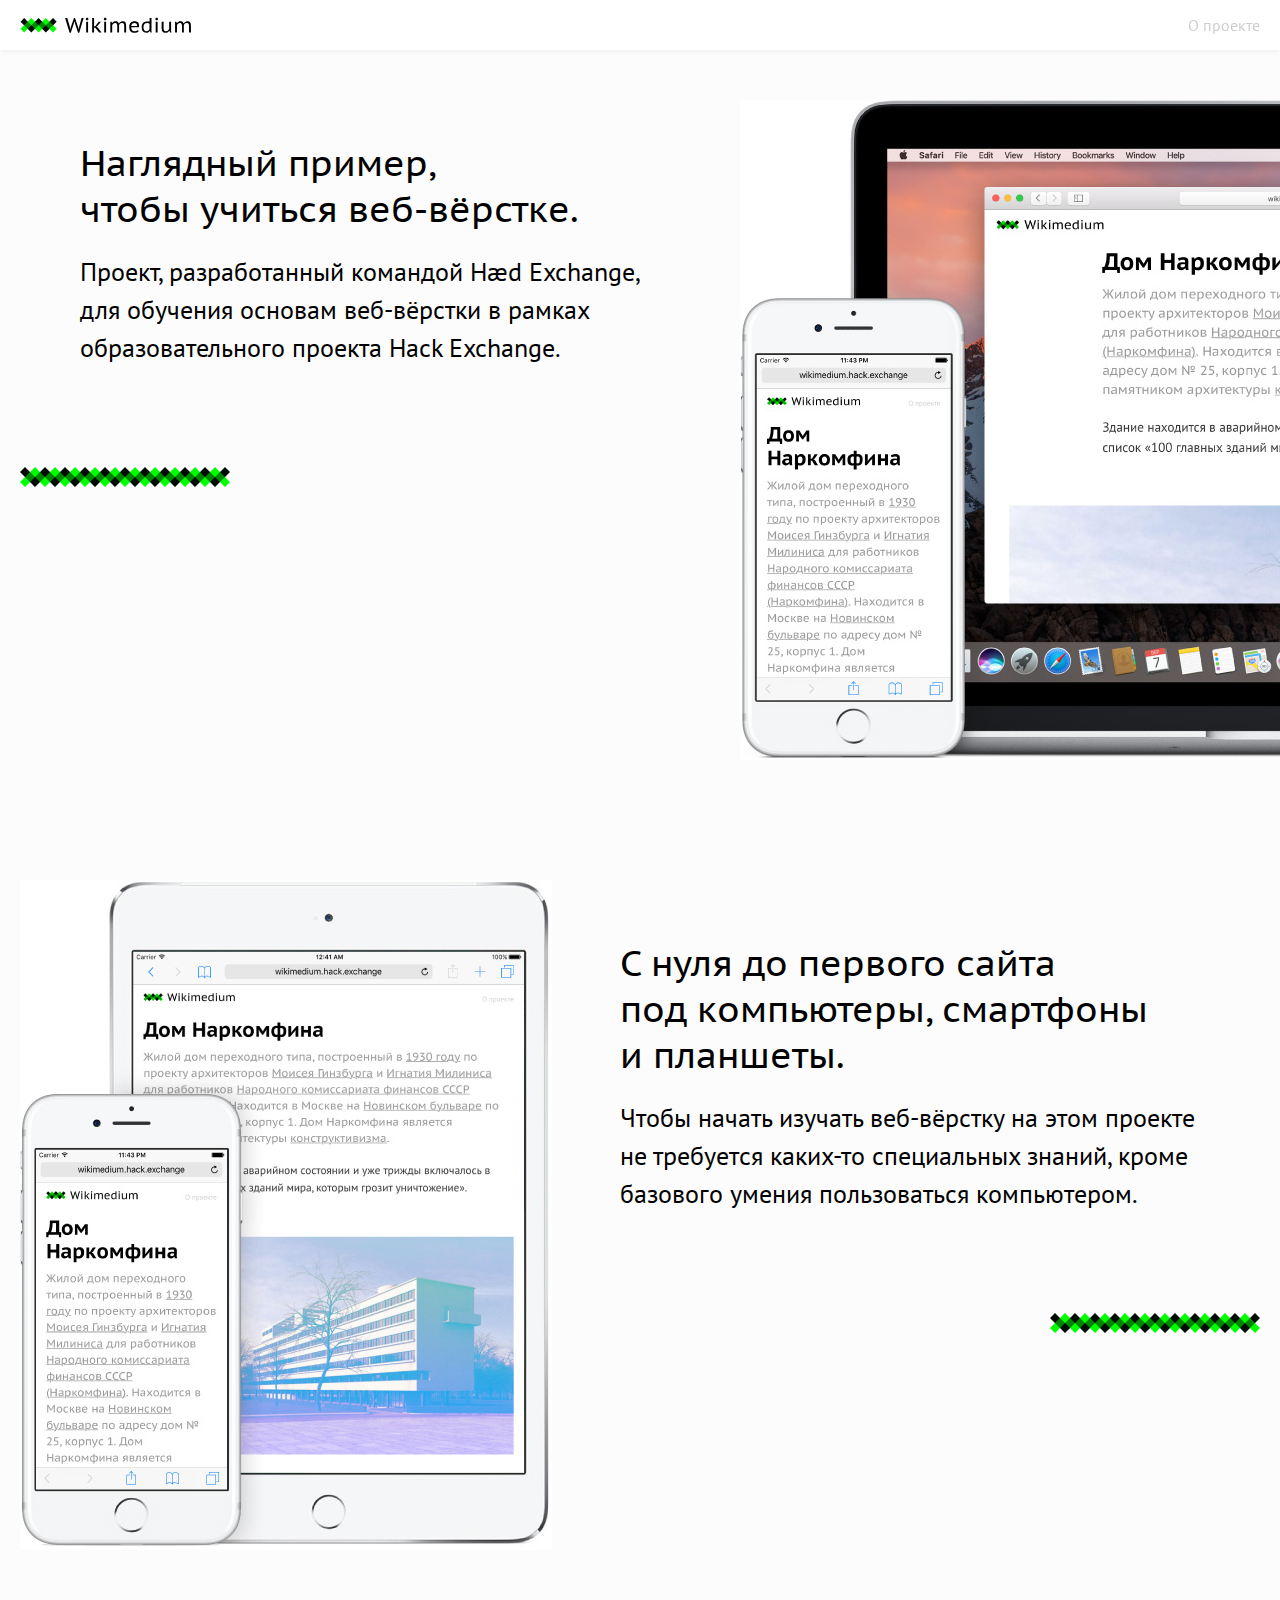
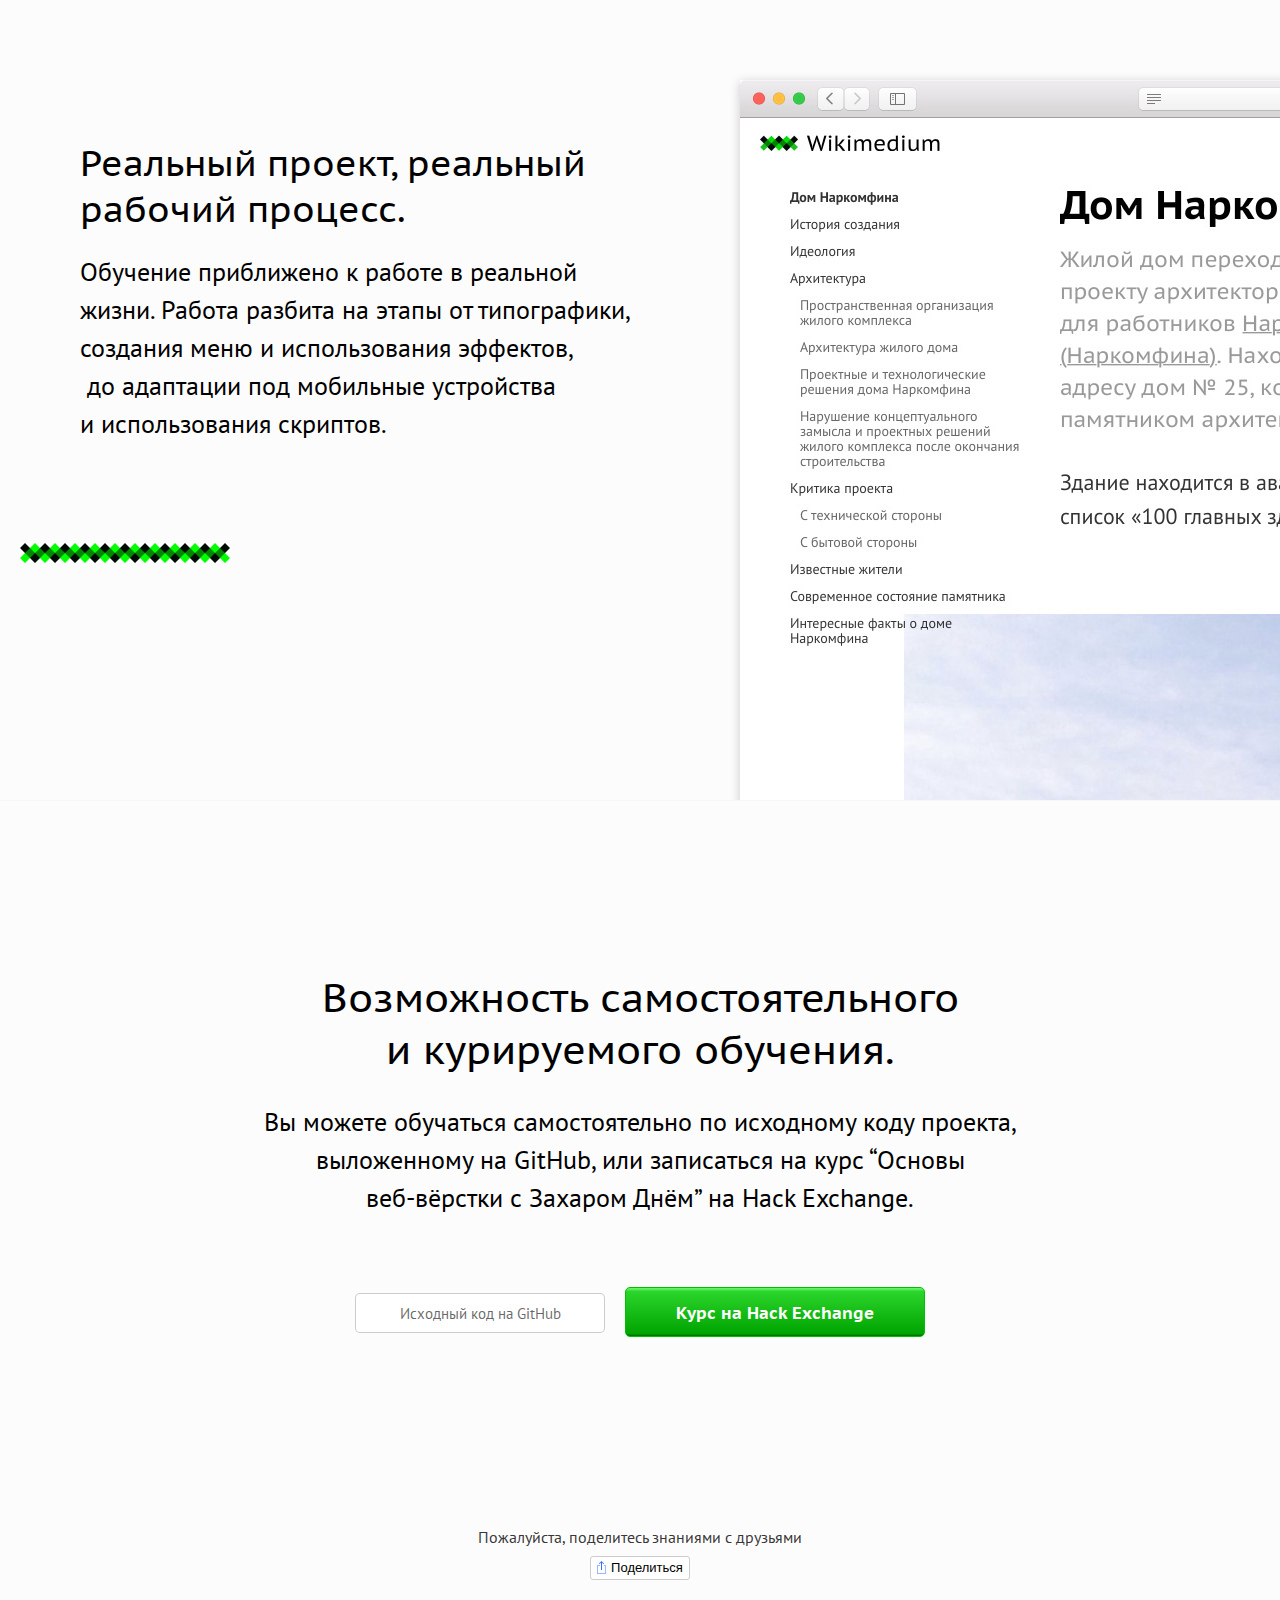
<file: index.html>
<!DOCTYPE html>
<html>
  <head>
    <meta charset="utf-8">
    <title>Wikimedium — проект для изучения основ веб-вёрстки</title>

    <meta name="description" content="Проект, разработанный командой Hæd Exchange, для обучения основам веб-вёрстки в рамках образовательного проекта Hack Exchange.">
    <meta name="keywords" content="hack, exchange, html, css, javascript">

    <meta property="og:type" content="website">
    <meta property="og:url" content="http://wikimedium.hack.exchange">
    <meta property="og:title" content="Wikimedium — проект для изучения основ веб-вёрстки">
    <meta property="og:description" content="Проект, разработанный командой Hæd Exchange, для обучения основам веб-вёрстки в рамках образовательного проекта Hack Exchange.">
    <meta property="og:image" content="http://wikimedium.hack.exchange/images/share.png">

    <link rel="icon" type="image/x-icon" href="favicon.ico">
    <link rel="icon" type="image/png" href="favicon.png">
    <link rel="stylesheet" href="stylesheets/style.css">
    <script src="javascripts/jquery.js" charset="utf-8"></script>
    <script src="javascripts/social-likes.min.js" charset="utf-8"></script>
  </head>
  <body class="landingPage">

    <section class="landingWrapper">
      <nav class="menubar">
        <a class="logo" href="posts.html"></a>
        <a class="about" href="index.html">О проекте</a>
      </nav>

      <section class="mainSection left">
        <section>
          <h2>
            Наглядный пример,<br>
            чтобы учиться веб-вёрстке.
          </h2>
          <p>
            Проект, разработанный командой Hæd Exchange,<br>
            для обучения основам веб-вёрстки в рамках<br>
            образовательного проекта Hack Exchange.
          </p>
          <figure class="pattern"></figure>
        </section>

        <figure class="mockup" id="mockup1"></figure>
      </section>

      <section class="mainSection right">
        <section>
          <h2>
            С нуля до первого сайта<br>
            под компьютеры, смартфоны<br>
            и планшеты.
          </h2>
          <p>
            Чтобы начать изучать веб-вёрстку на этом проекте<br>
            не требуется каких-то специальных знаний, кроме<br>
            базового умения пользоваться компьютером.
          </p>
          <figure class="pattern"></figure>
        </section>

        <figure class="mockup" id="mockup2"></figure>
      </section>

      <section class="mainSection left">
        <section>
          <h2>
            Реальный проект, реальный<br>
            рабочий процесс.
          </h2>
          <p>
            Обучение приближено к работе в реальной<br>
            жизни. Работа разбита на этапы от типографики,<br>
            создания меню и использования эффектов,<br>
             до адаптации под мобильные устройства <br>
            и использования скриптов.
          </p>
          <figure class="pattern"></figure>
        </section>

        <figure class="mockup" id="mockup3"></figure>
      </section>

      <section class="mainSection center">
        <section>
          <h2>
            Возможность самостоятельного<br>
            и курируемого обучения.
          </h2>
          <p>
            Вы можете обучаться самостоятельно по исходному<br class="compact">
            коду проекта,<br class="full">
            выложенному на GitHub, или записаться<br class="compact">
            на курс “Основы<br class="full">
            веб-вёрстки с Захаром Днём”<br class="compact">
            на Hack Exchange.
          </p>

          <nav>
            <a class="btn small white" href="#">Исходный код на GitHub</a>
            <a class="btn large green" href="#">Курс на Hack Exchange</a>
          </nav>
        </section>

        <footer class="share">
          <p>Пожалуйста, поделитесь знаниями с друзьями</p>

          <div class="social-likes social-likes_single" data-counters="no" data-url="http://wikimedium.hack.exchange" data-single-title="Поделиться">
            <div class="facebook" title="Поделиться ссылкой на Фейсбуке">Facebook</div>
            <div class="twitter" title="Поделиться ссылкой в Твиттере">Twitter</div>
            <div class="vkontakte" title="Поделиться ссылкой во Вконтакте">Вконтакте</div>
          </div>
        </footer>
      </section>

    </section>

  </body>
</html>
</file>
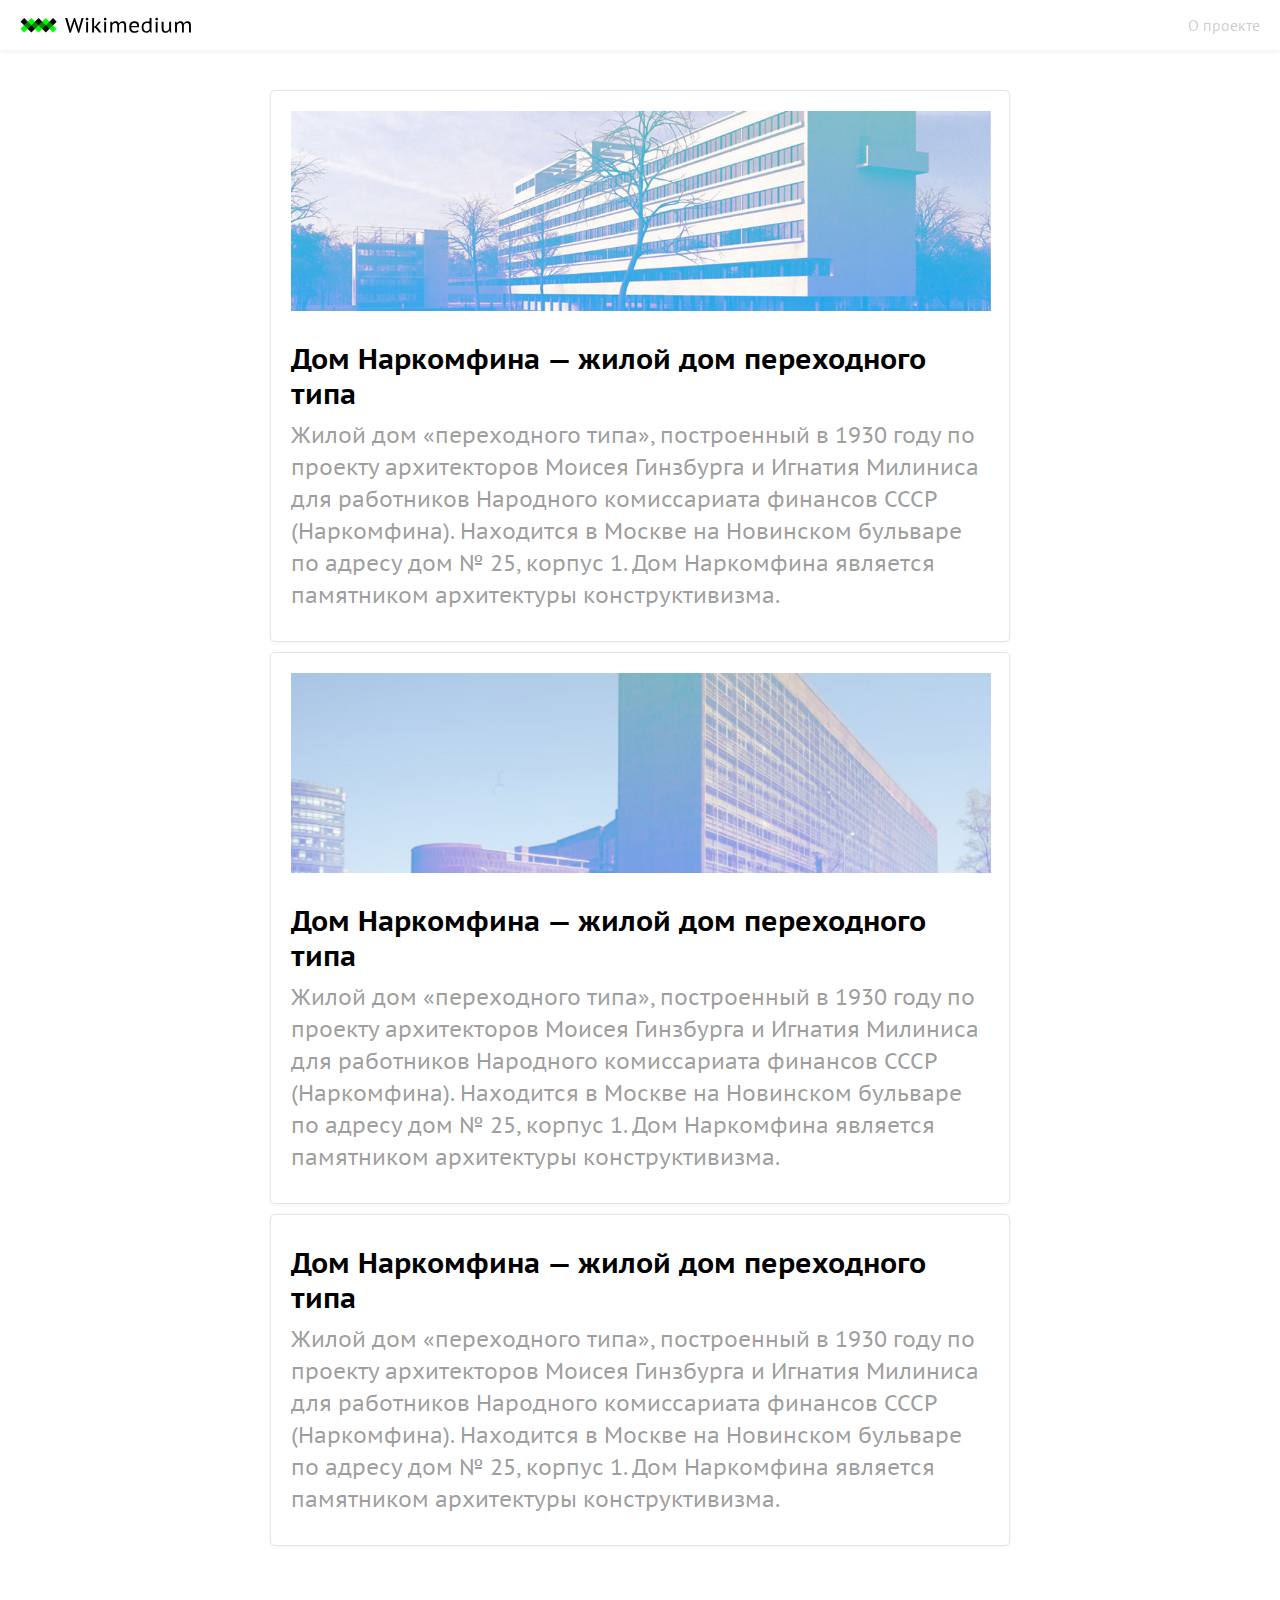
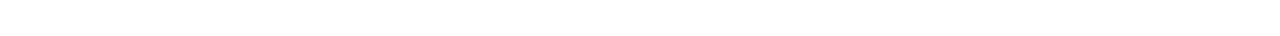
<file: posts.html>
<!DOCTYPE html>
<html>
  <head>
    <meta charset="utf-8">
    <title>Посты — Wikimedium</title>
    <link rel="icon" type="image/x-icon" href="favicon.ico">
    <link rel="icon" type="image/png" href="favicon.png">
    <link rel="stylesheet" href="stylesheets/style.css">
  </head>
  <body class="postsPage">

    <nav class="menubar">
      <a class="logo" href="posts.html"></a>
      <a class="about" href="index.html">О проекте</a>
    </nav>

    <section class="posts">

      <a href="posts/narkomfin.html">
        <figure style="background-image: url(images/posts/narkomfin.jpg)"></figure>
        <h2>Дом Наркомфина — жилой дом переходного типа</h2>
        <p>Жилой дом «переходного типа», построенный в 1930 году по проекту архитекторов Моисея Гинзбурга и Игнатия Милиниса для работников Народного комиссариата финансов СССР (Наркомфина). Находится в Москве на Новинском бульваре по адресу дом № 25, корпус 1. Дом Наркомфина является памятником архитектуры конструктивизма.</p>
      </a>

      <a href="posts/narkomfin.html">
        <figure style="background-image: url(images/posts/centrosouz.jpg)"></figure>
        <h2>Дом Наркомфина — жилой дом переходного типа</h2>
        <p>Жилой дом «переходного типа», построенный в 1930 году по проекту архитекторов Моисея Гинзбурга и Игнатия Милиниса для работников Народного комиссариата финансов СССР (Наркомфина). Находится в Москве на Новинском бульваре по адресу дом № 25, корпус 1. Дом Наркомфина является памятником архитектуры конструктивизма.</p>
      </a>

      <a href="posts/narkomfin.html">
        <h2>Дом Наркомфина — жилой дом переходного типа</h2>
        <p>Жилой дом «переходного типа», построенный в 1930 году по проекту архитекторов Моисея Гинзбурга и Игнатия Милиниса для работников Народного комиссариата финансов СССР (Наркомфина). Находится в Москве на Новинском бульваре по адресу дом № 25, корпус 1. Дом Наркомфина является памятником архитектуры конструктивизма.</p>
      </a>

    </section>

  </body>
</html>
</file>
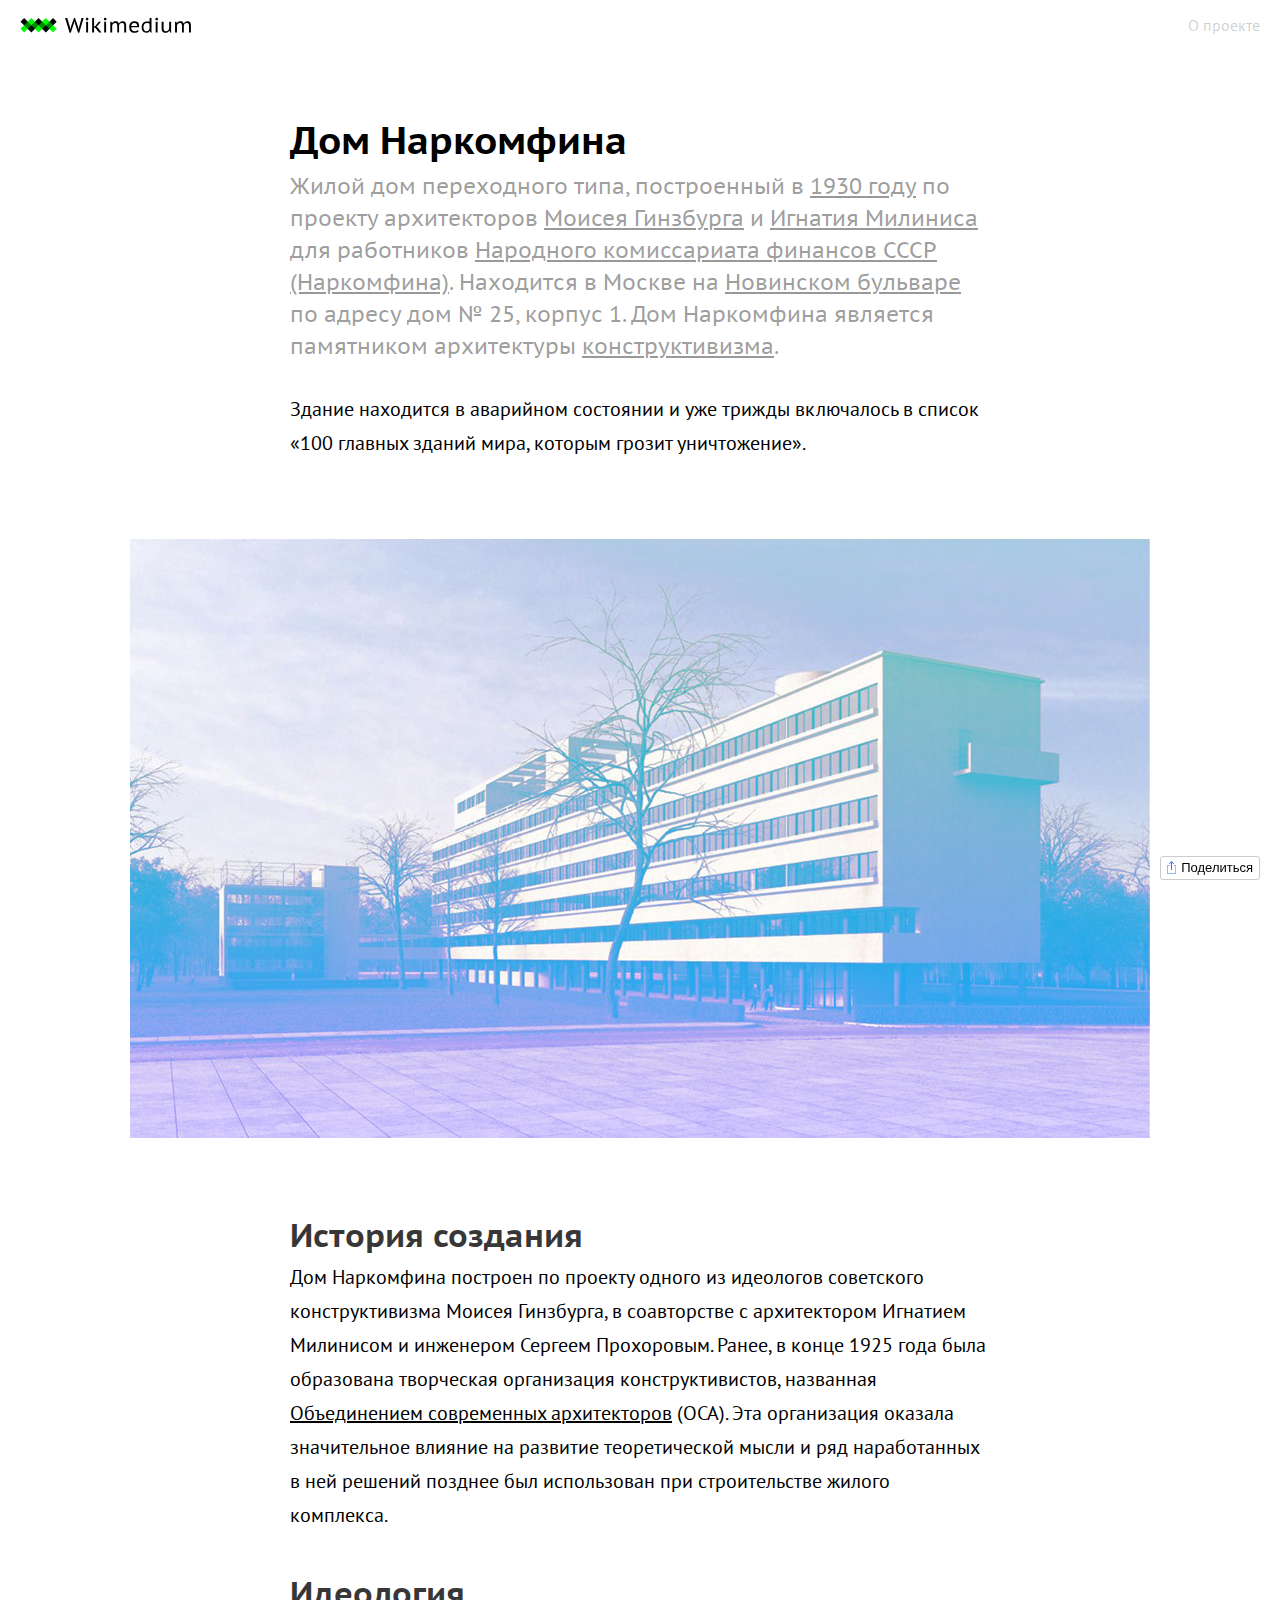
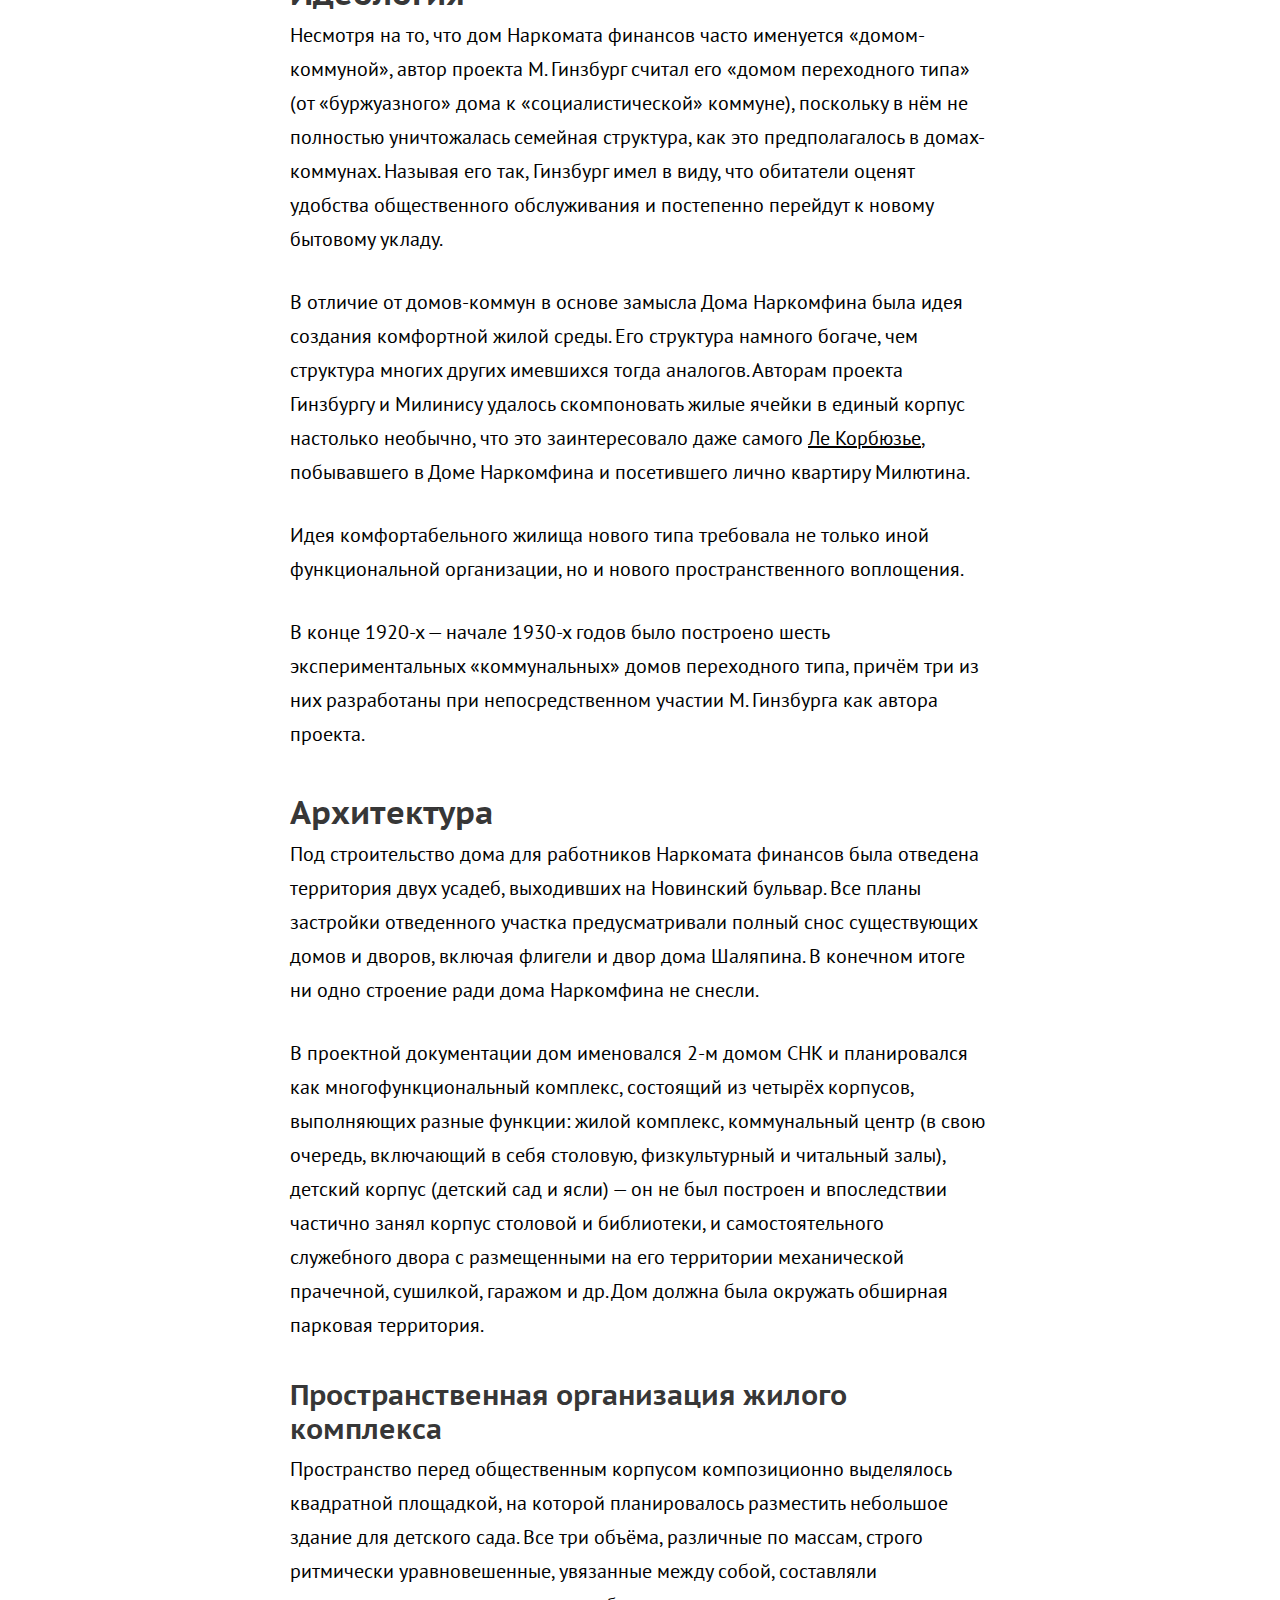
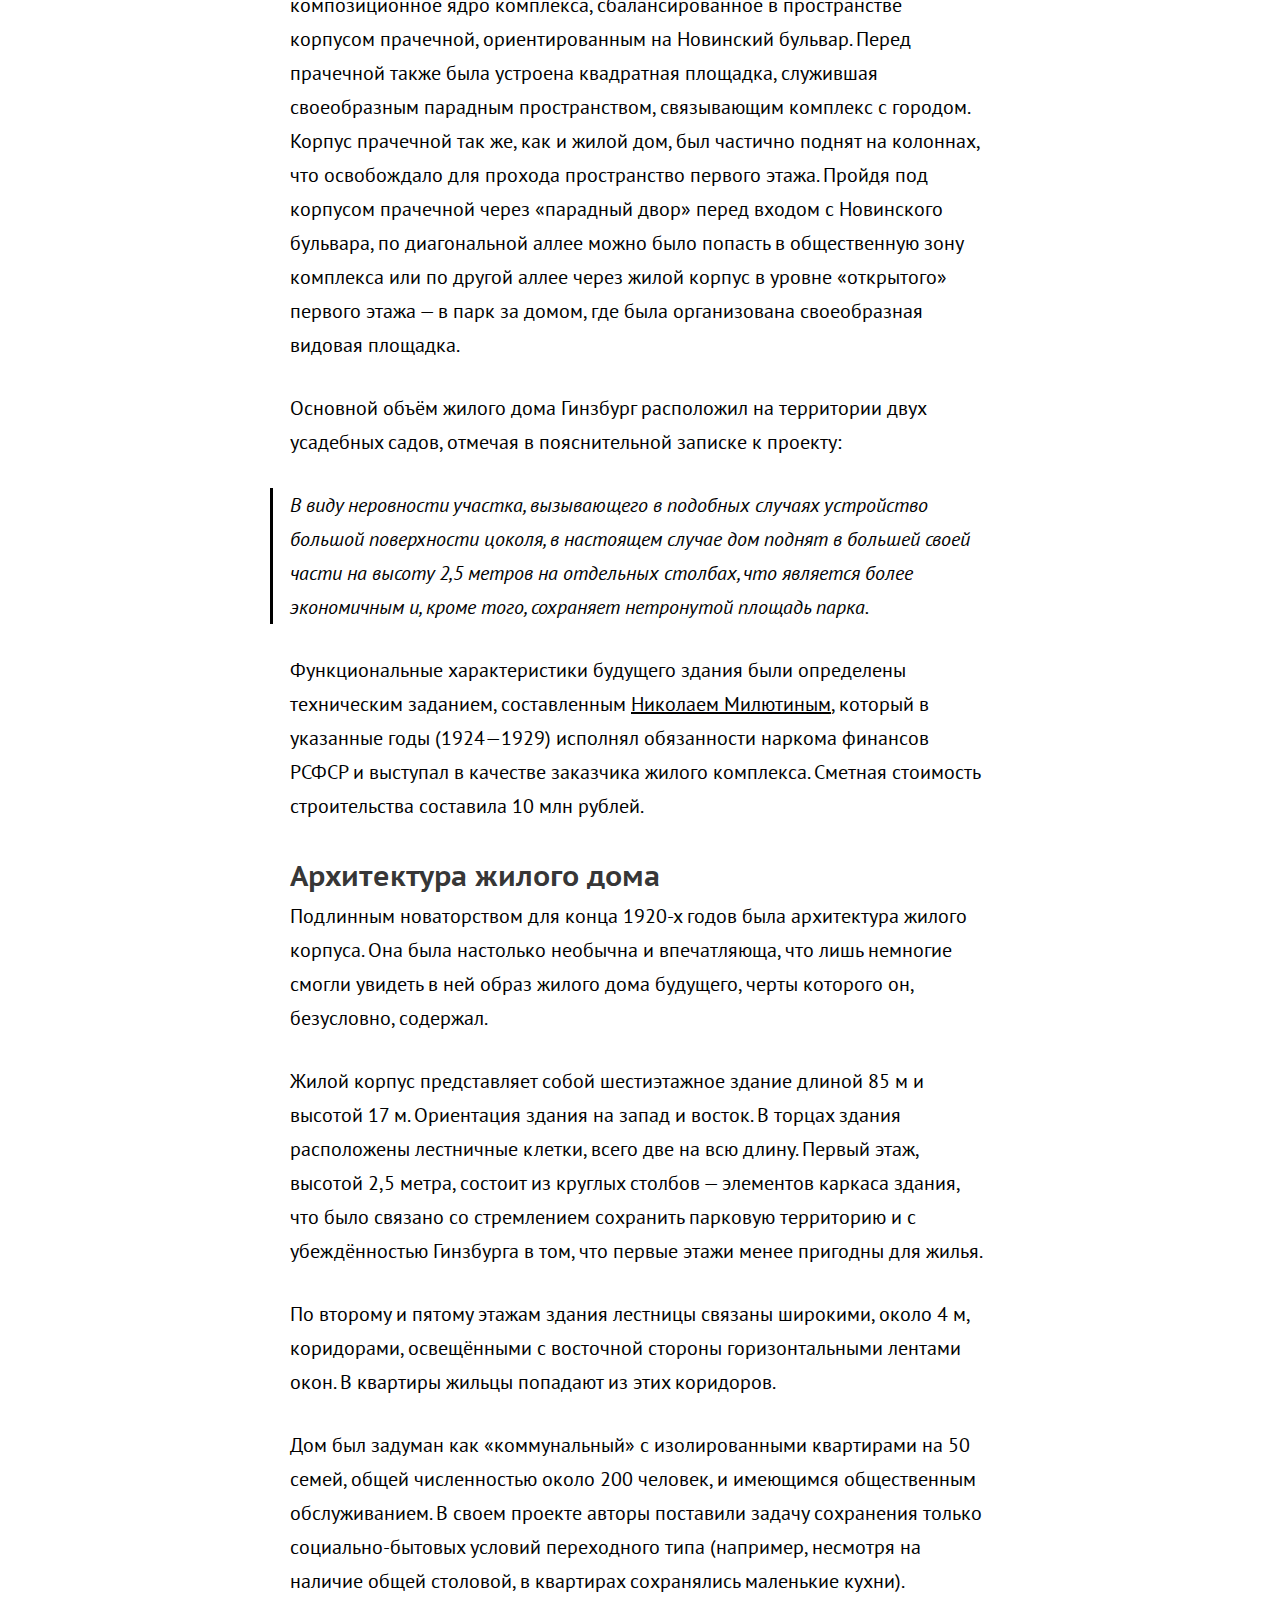
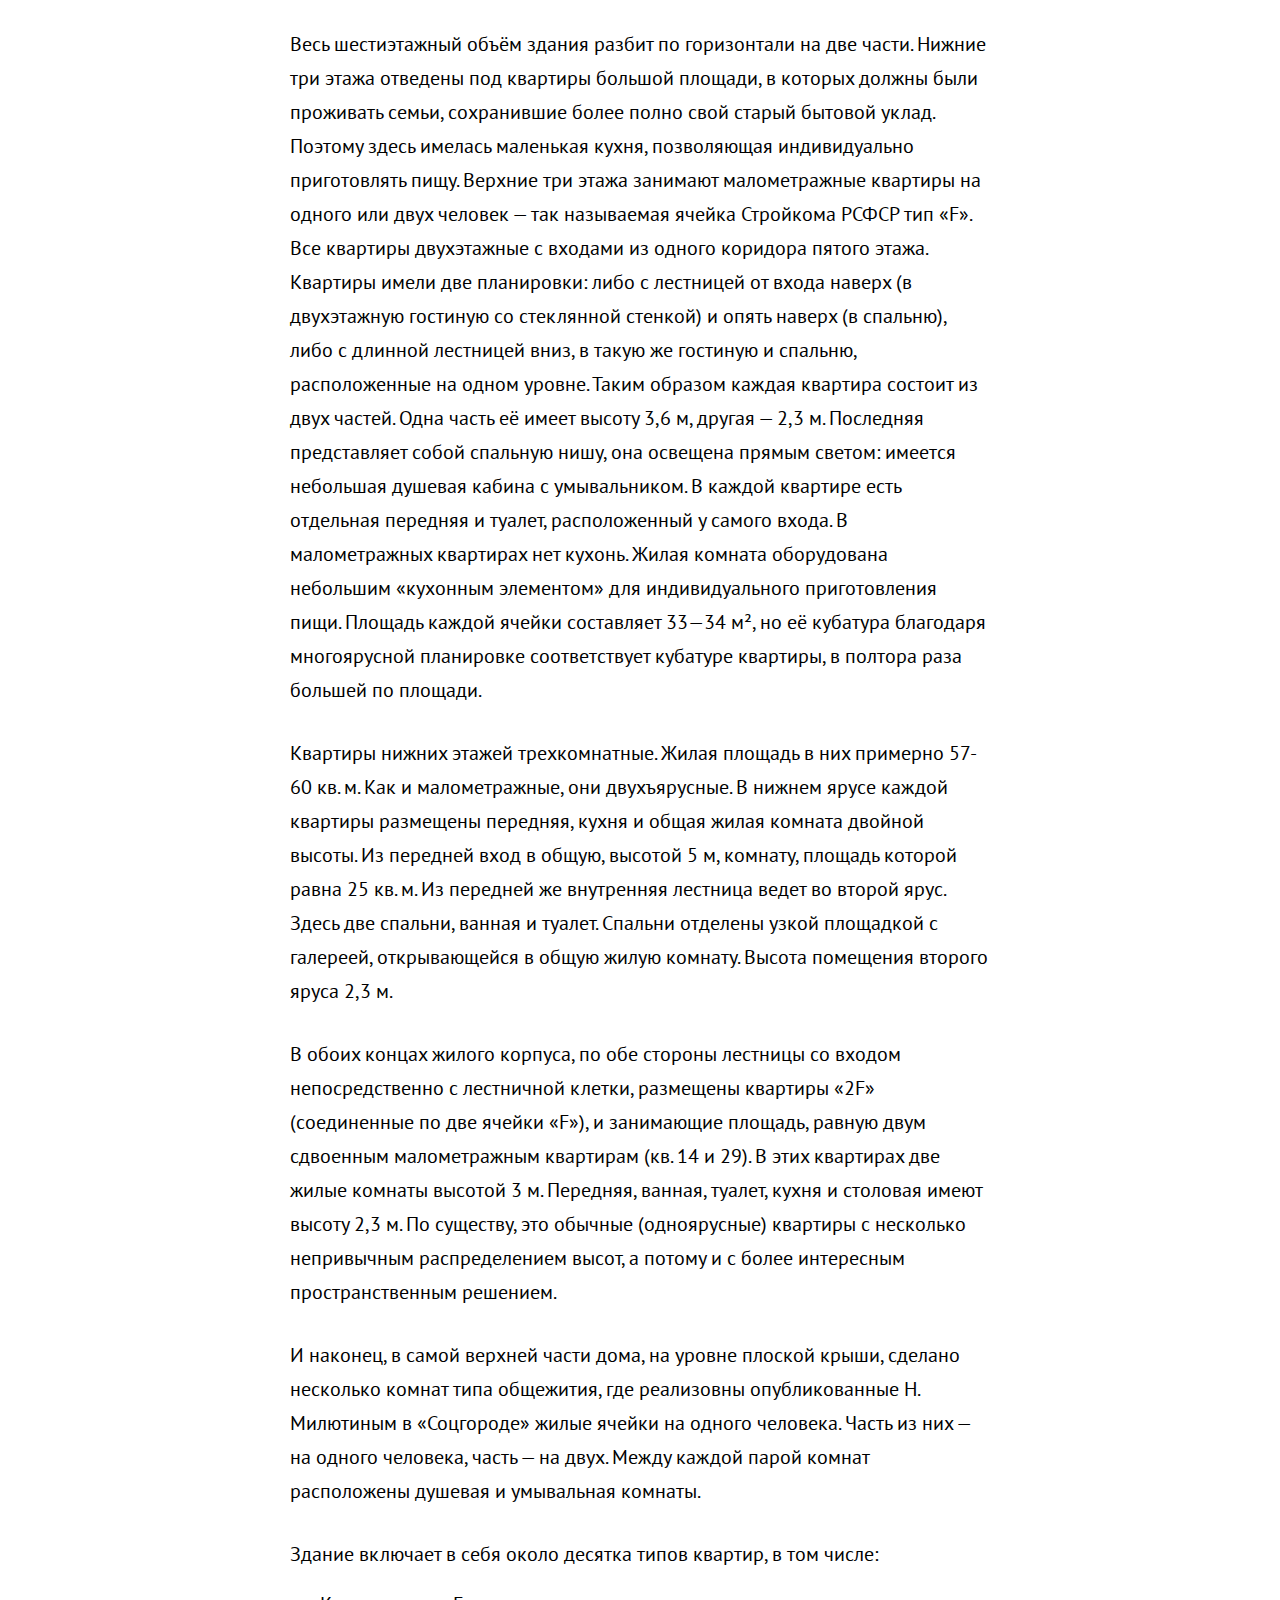
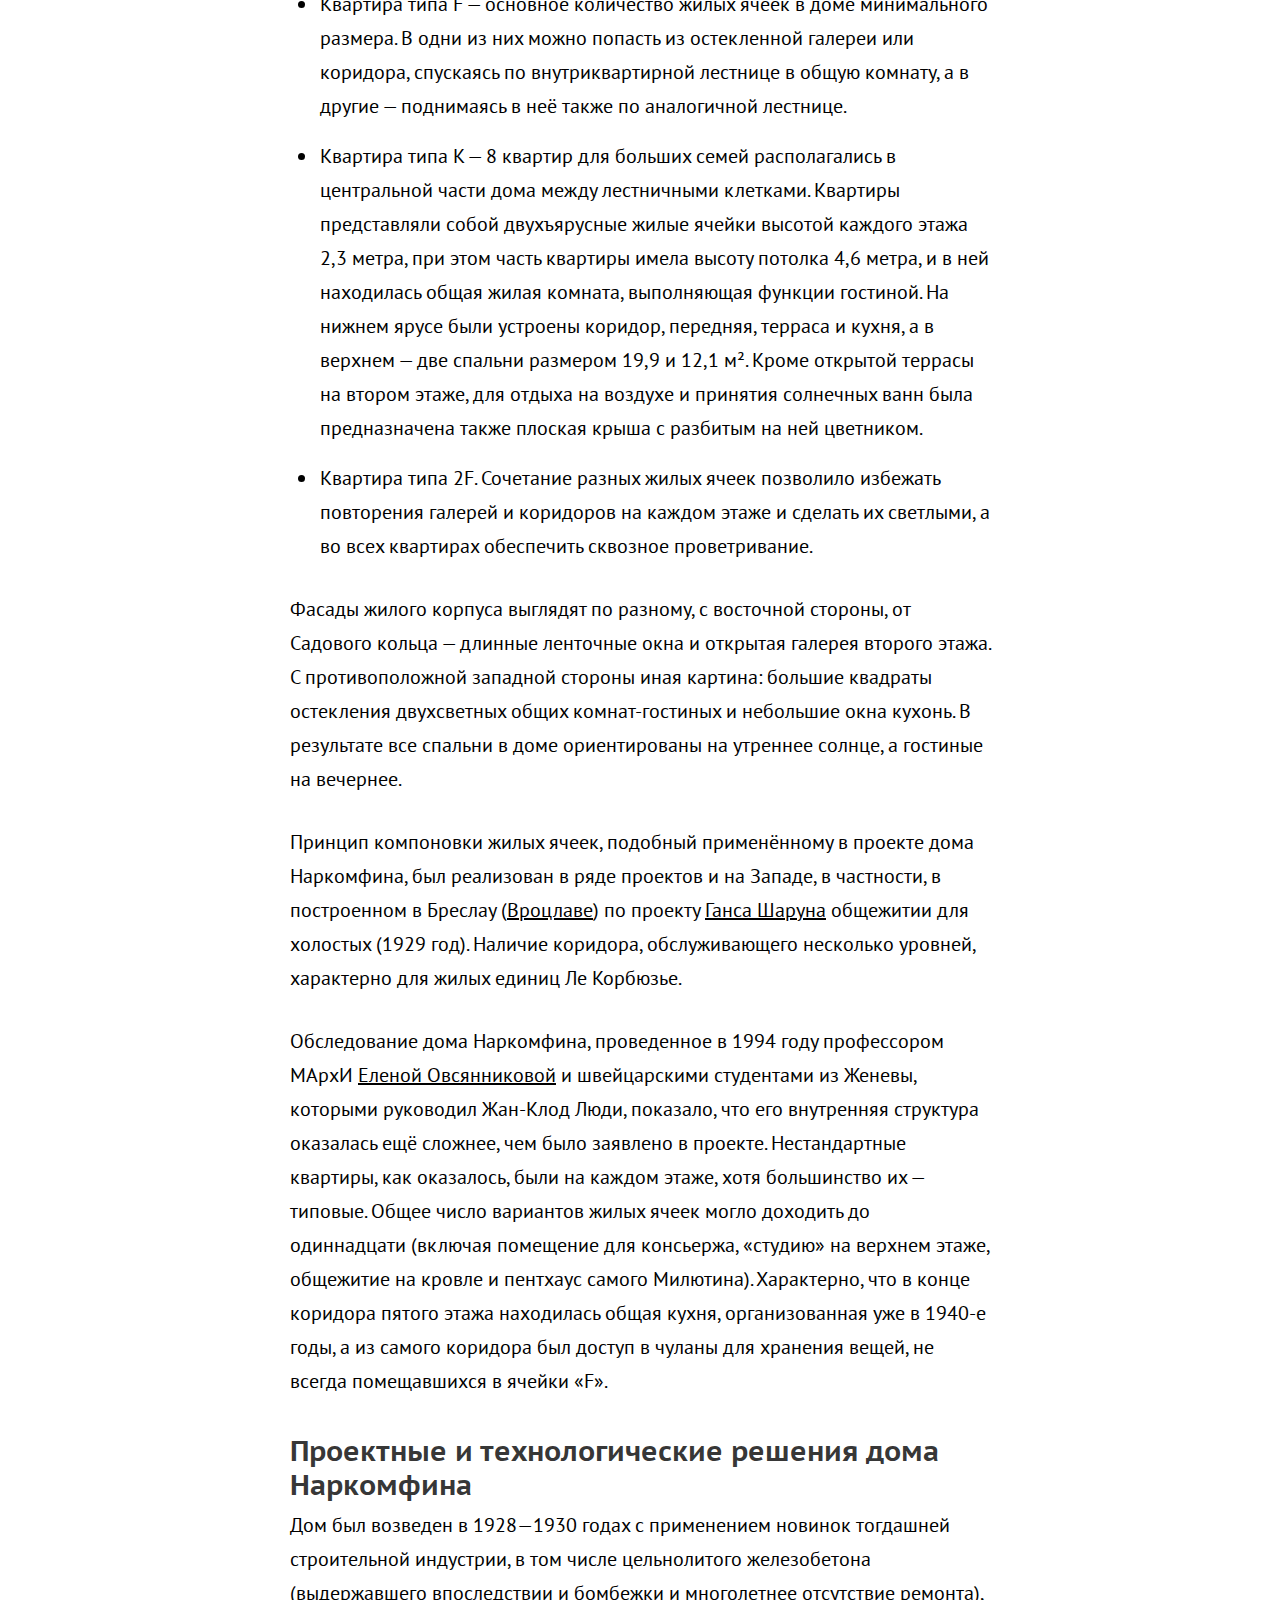
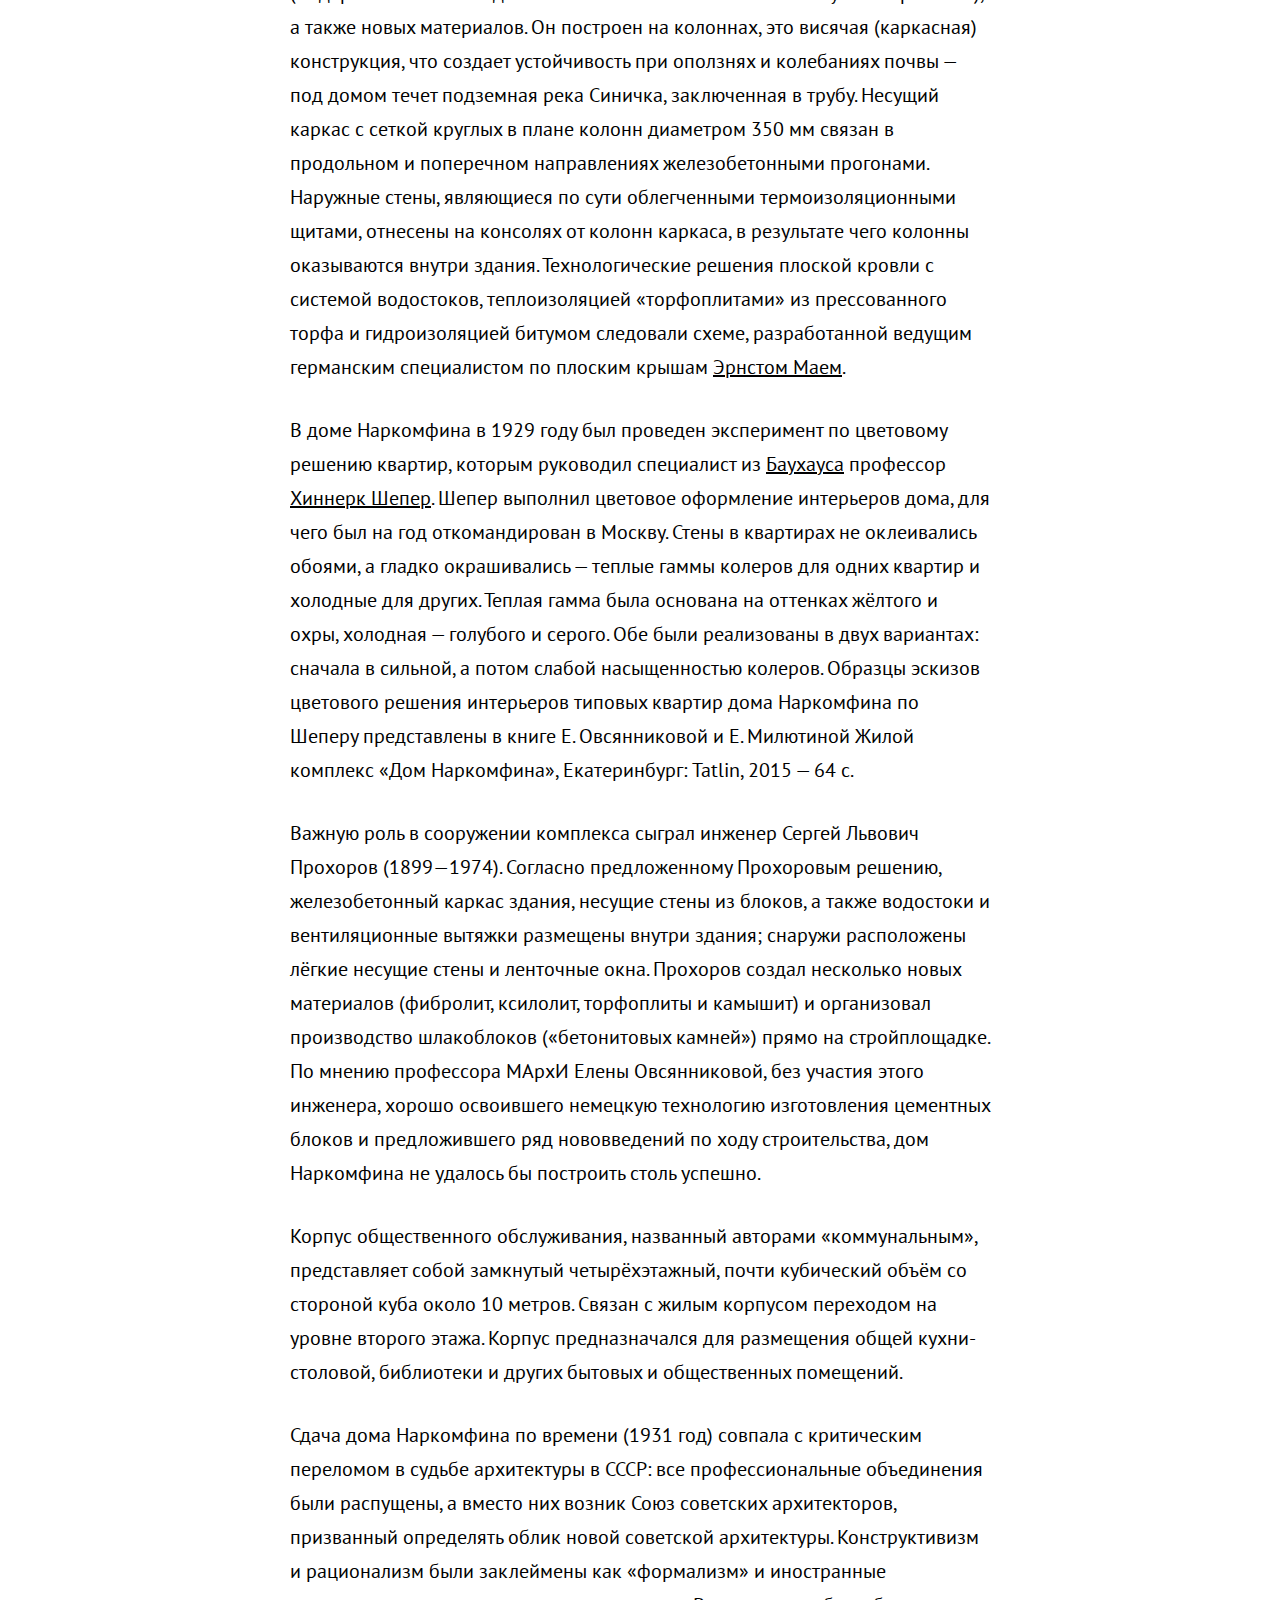
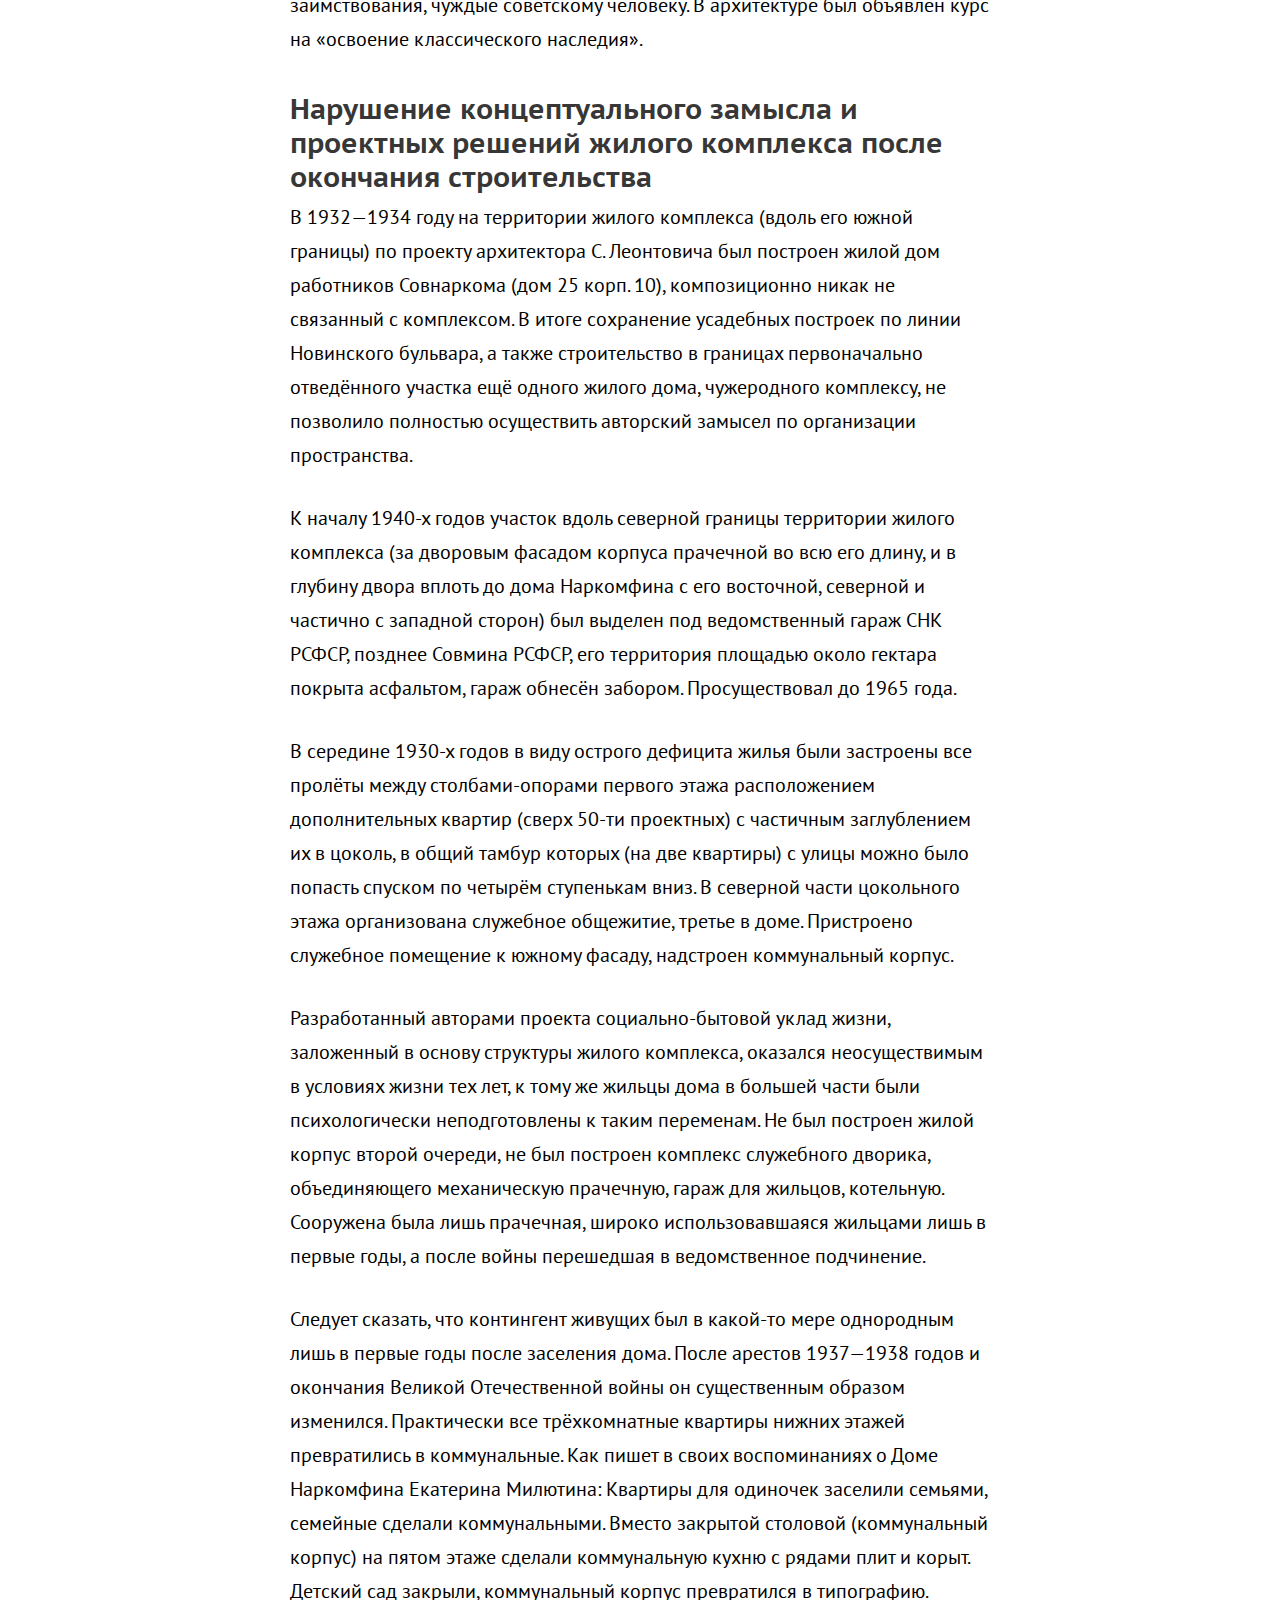
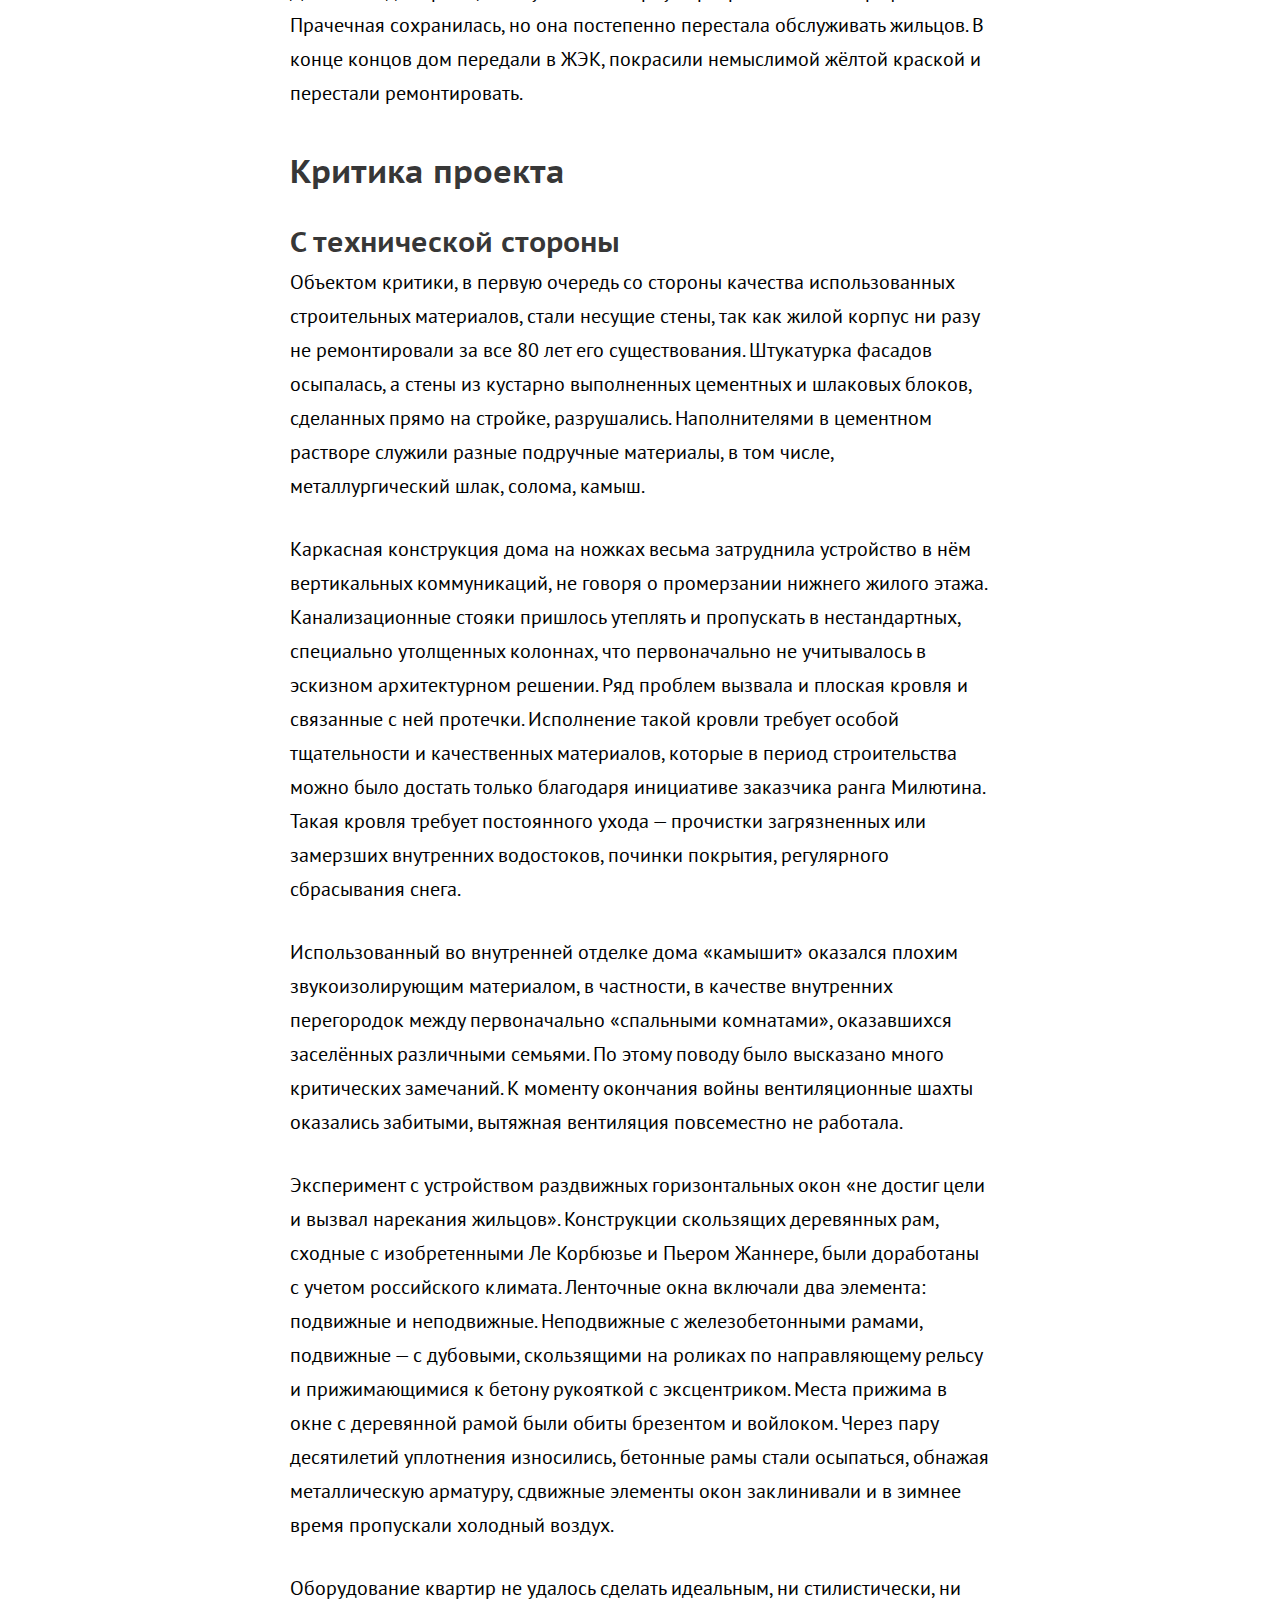
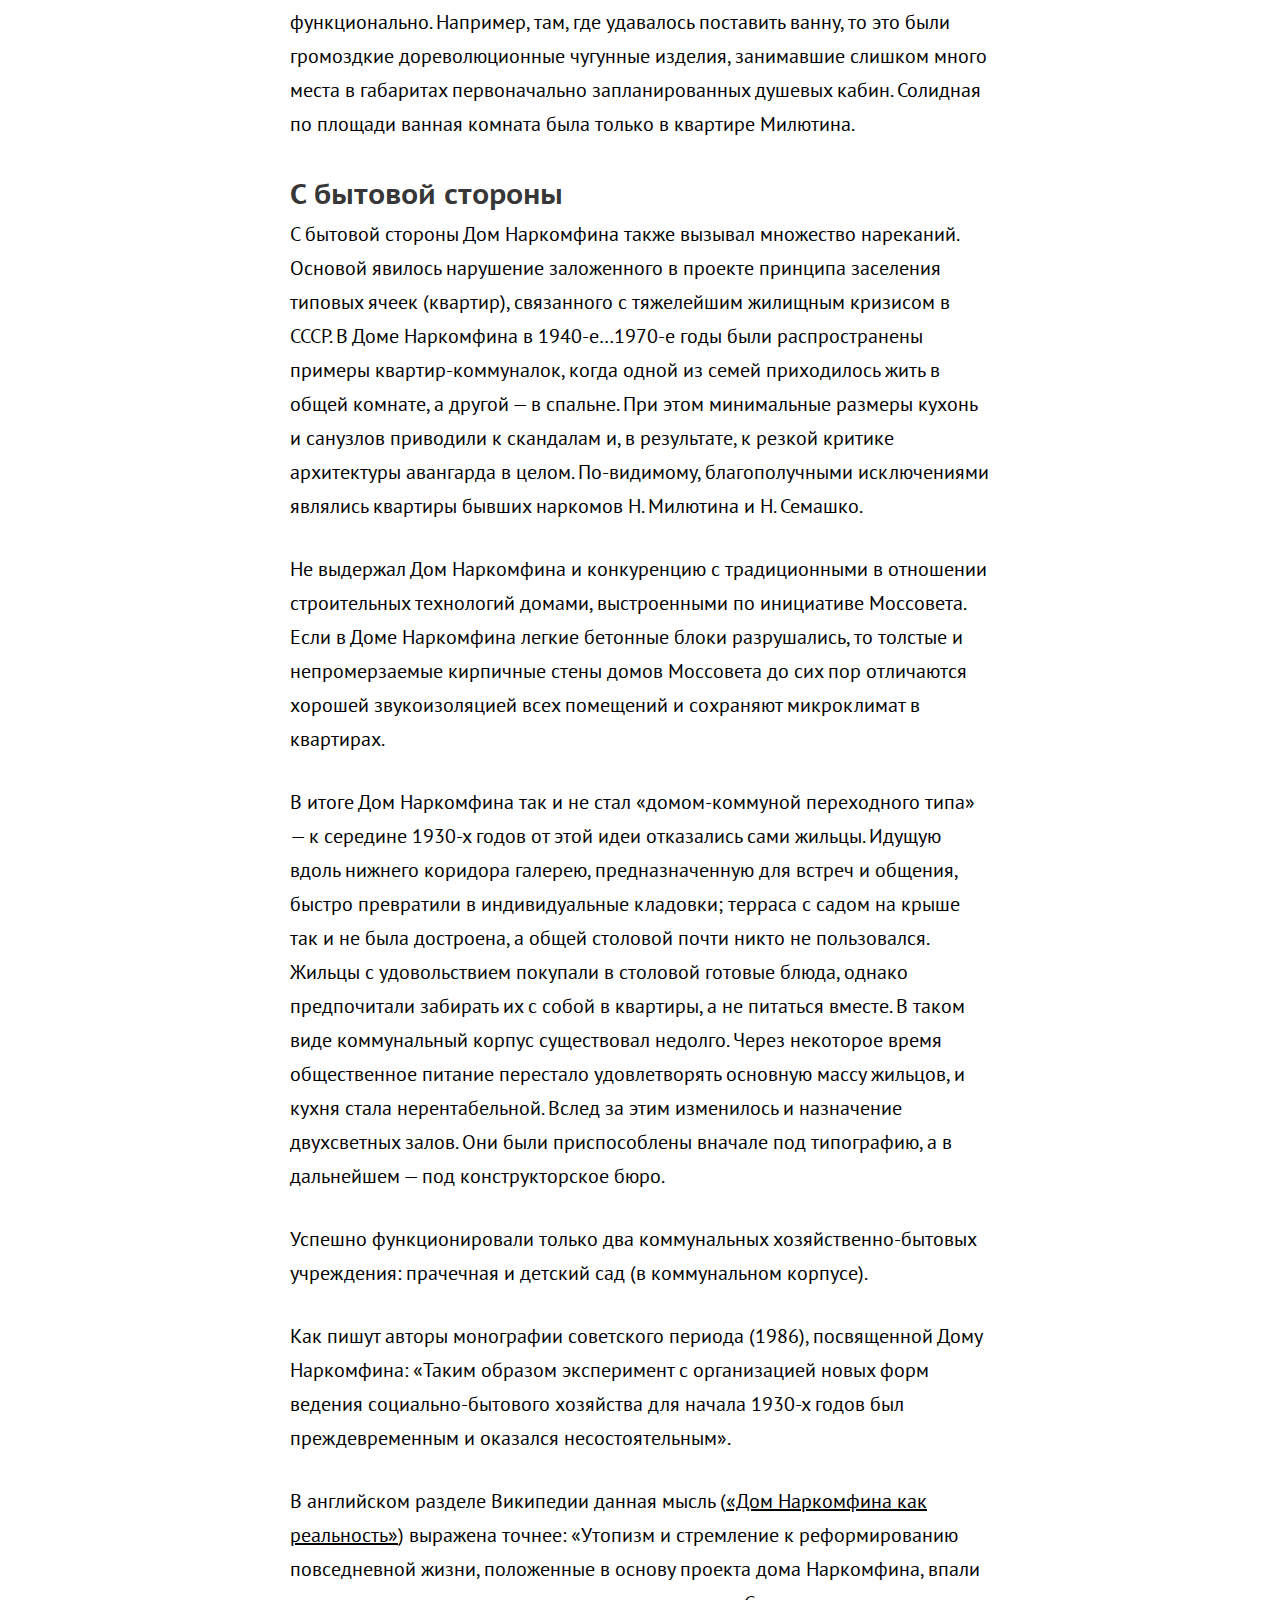
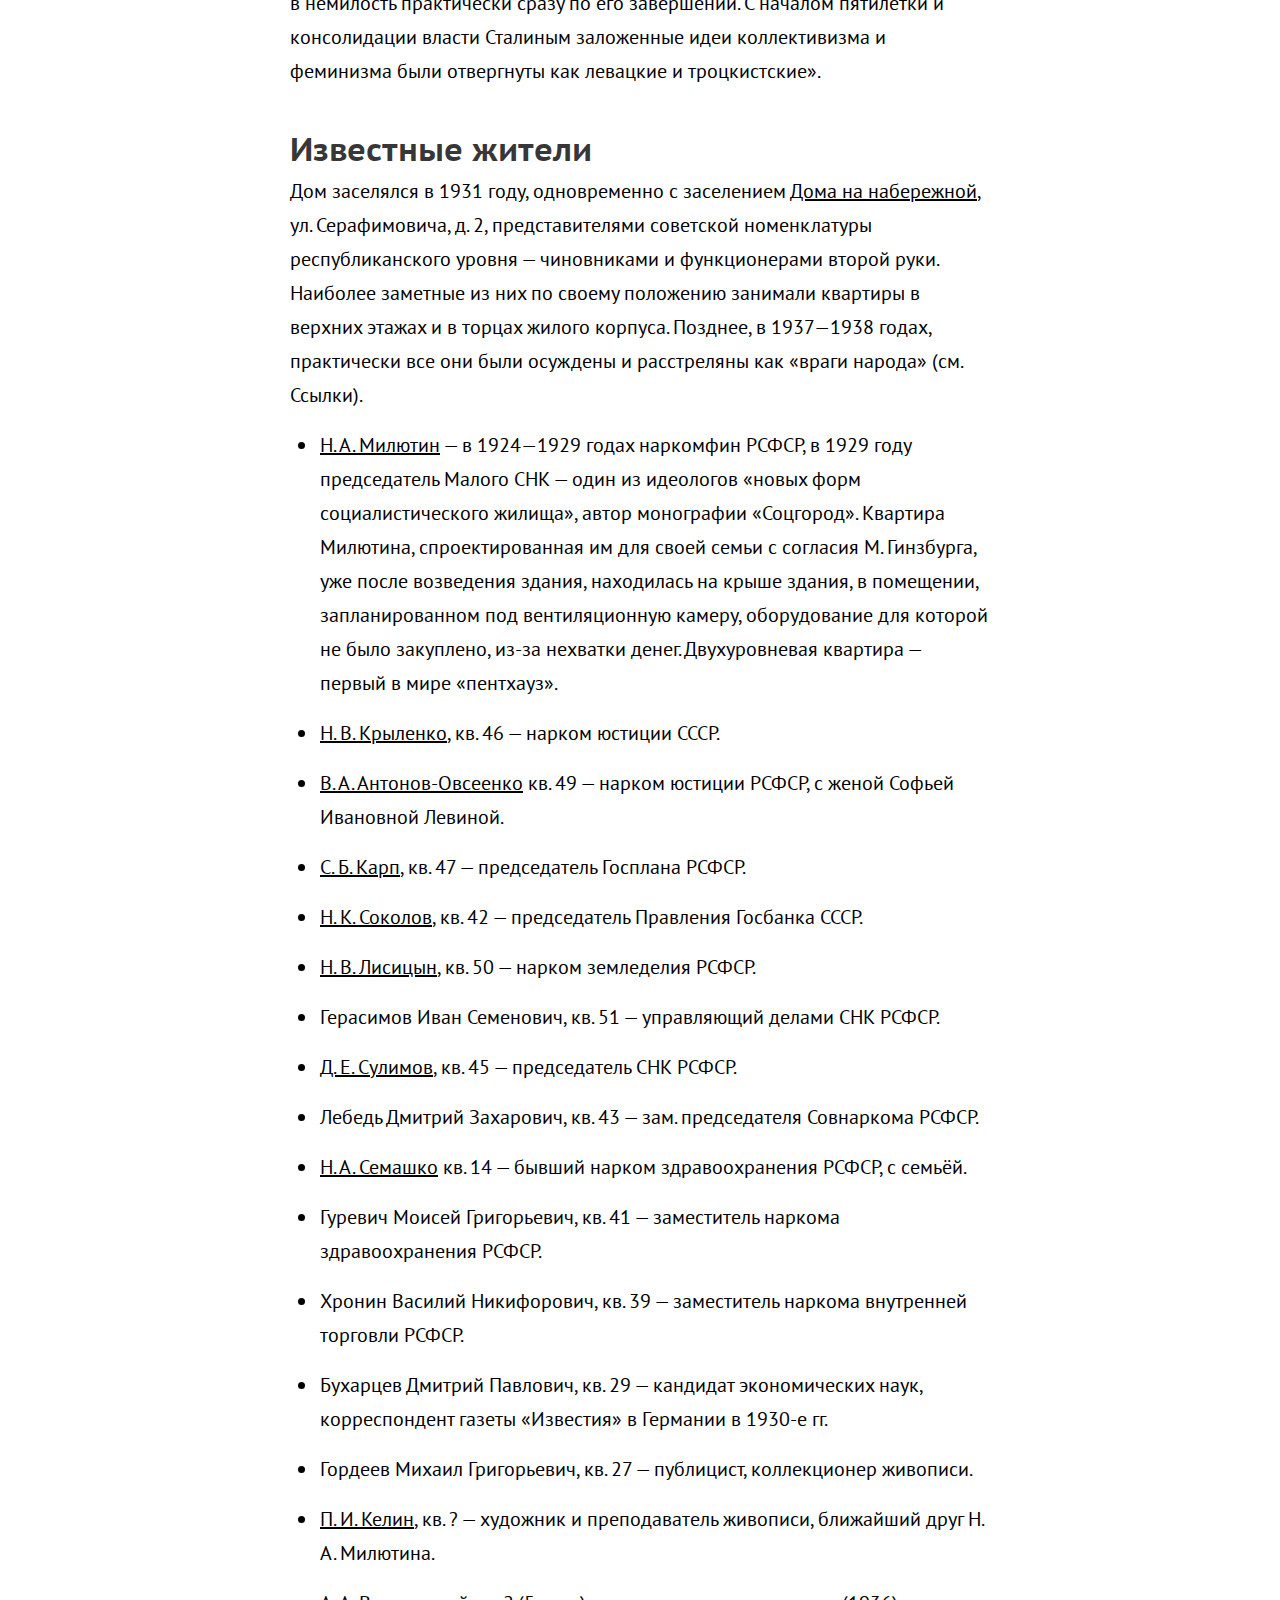
<file: posts/narkomfin.html>
<!DOCTYPE html>
<html>
  <head>
    <meta charset="utf-8">
    <meta name="viewport" content="width=device-width">
    <meta name="description" content="Жилой дом «переходного типа», построенный в 1930 году по проекту архитекторов Моисея Гинзбурга и Игнатия Милиниса для работников Народного комиссариата финансов СССР (Наркомфина). Находится в Москве на Новинском бульваре по адресу дом № 25, корпус 1. Дом Наркомфина является памятником архитектуры конструктивизма.">
    <meta name="keywords" content="конструктивизм, архитектура, ссср">

    <meta property="og:type" content="article">
    <meta property="og:url" content="http://wikimedium.hack.exchange/posts/narkomfin.html">
    <meta property="og:title" content="Дом Наркомфина">
    <meta property="og:description" content="Жилой дом «переходного типа», построенный в 1930 году по проекту архитекторов Моисея Гинзбурга и Игнатия Милиниса для работников Народного комиссариата финансов СССР (Наркомфина). Находится в Москве на Новинском бульваре по адресу дом № 25, корпус 1. Дом Наркомфина является памятником архитектуры конструктивизма.">
    <meta property="og:image" content="http://wikimedium.hack.exchange/images/posts/narkomfin.jpg">

    <title>Дом Наркомфина</title>
    <link rel="icon" type="image/x-icon" href="../favicon.ico">
    <link rel="icon" type="image/png" href="../favicon.png">
    <link rel="stylesheet" href="../stylesheets/style.css">
    <script src="../javascripts/jquery.js" charset="utf-8"></script>
    <script src="../javascripts/sidebar.js" charset="utf-8"></script>
    <script src="../javascripts/social-likes.min.js" charset="utf-8"></script>
  </head>
  <body>

    <nav class="menubar">
      <a class="logo" href="../posts.html"></a>
      <a class="about" href="../index.html">О проекте</a>
    </nav>

    <nav class="sidebar">
      <ul>
        <li>
          <a href="#s1">Дом Наркомфина — жилой дом переходного типа</a>
        </li>

        <li>
          <a href="#s2">История создания</a>
        </li>

        <li>
          <a href="#s3">Идеология</a>
        </li>

        <li>
          <a href="#s4">Архитектура</a>

          <ul>
            <li>
              <a href="#s4s1">Пространственная организация жилого комплекса</a>
            </li>

            <li>
              <a href="#s4s2">Архитектура жилого дома</a>
            </li>

            <li>
              <a href="#s4s3">Проектные и технологические решения дома Наркомфина</a>
            </li>

            <li>
              <a href="#s4s4">Нарушение концептуального замысла и проектных решений жилого комплекса после окончания строительства</a>
            </li>
          </ul>
        </li>

        <li>
          <a href="#s5">Критика проекта</a>

          <ul>
            <li>
              <a href="#s5s1">С технической стороны</a>
            </li>

            <li>
              <a href="#s5s2">С бытовой стороны</a>
            </li>
          </ul>
        </li>

        <li>
          <a href="#s6">Известные жители</a>
        </li>

        <li>
          <a href="#s7">Современное состояние памятника</a>
        </li>

        <li>
          <a href="#s8">Интересные факты о Доме Наркомфина</a>
        </li>
      </ul>
    </nav>

    <article>
      <h1 id="s1">Дом Наркомфина</h1>
      <p>Жилой дом переходного типа, построенный в <a href="https://ru.wikipedia.org/wiki/1930_%D0%B3%D0%BE%D0%B4">1930 году</a> по проекту архитекторов <a href="https://ru.wikipedia.org/wiki/%D0%93%D0%B8%D0%BD%D0%B7%D0%B1%D1%83%D1%80%D0%B3,_%D0%9C%D0%BE%D0%B8%D1%81%D0%B5%D0%B9_%D0%AF%D0%BA%D0%BE%D0%B2%D0%BB%D0%B5%D0%B2%D0%B8%D1%87">Моисея Гинзбурга</a> и <a href="https://ru.wikipedia.org/wiki/%D0%9C%D0%B8%D0%BB%D0%B8%D0%BD%D0%B8%D1%81,_%D0%98%D0%B3%D0%BD%D0%B0%D1%82%D0%B8%D0%B9_%D0%A4%D1%80%D0%B0%D0%BD%D1%86%D0%B5%D0%B2%D0%B8%D1%87">Игнатия Милиниса</a> для работников <a href="https://ru.wikipedia.org/wiki/%D0%9D%D0%B0%D1%80%D0%BE%D0%B4%D0%BD%D1%8B%D0%B9_%D0%BA%D0%BE%D0%BC%D0%B8%D1%81%D1%81%D0%B0%D1%80%D0%B8%D0%B0%D1%82_%D1%84%D0%B8%D0%BD%D0%B0%D0%BD%D1%81%D0%BE%D0%B2">Народного комиссариата финансов СССР (Наркомфина)</a>. Находится в Москве на <a href="https://ru.wikipedia.org/wiki/%D0%9D%D0%BE%D0%B2%D0%B8%D0%BD%D1%81%D0%BA%D0%B8%D0%B9_%D0%B1%D1%83%D0%BB%D1%8C%D0%B2%D0%B0%D1%80">Новинском бульваре</a> по адресу дом № 25, корпус 1. Дом Наркомфина является памятником архитектуры <a href="https://ru.wikipedia.org/wiki/%D0%9A%D0%BE%D0%BD%D1%81%D1%82%D1%80%D1%83%D0%BA%D1%82%D0%B8%D0%B2%D0%B8%D0%B7%D0%BC_(%D0%B8%D1%81%D0%BA%D1%83%D1%81%D1%81%D1%82%D0%B2%D0%BE)">конструктивизма</a>.</p>
      <p>Здание находится в аварийном состоянии и уже трижды включалось в список «100 главных зданий мира, которым грозит уничтожение».</p>

      <img src="../images/posts/narkomfin.jpg" alt="Дом Наркомфина">

      <h2 id="s2">История создания</h2>
      <p>Дом Наркомфина построен по проекту одного из идеологов советского конструктивизма Моисея Гинзбурга, в соавторстве с архитектором Игнатием Милинисом и инженером Сергеем Прохоровым. Ранее, в конце 1925 года была образована творческая организация конструктивистов, названная <a href="https://ru.wikipedia.org/wiki/%D0%9E%D0%B1%D1%8A%D0%B5%D0%B4%D0%B8%D0%BD%D0%B5%D0%BD%D0%B8%D0%B5_%D1%81%D0%BE%D0%B2%D1%80%D0%B5%D0%BC%D0%B5%D0%BD%D0%BD%D1%8B%D1%85_%D0%B0%D1%80%D1%85%D0%B8%D1%82%D0%B5%D0%BA%D1%82%D0%BE%D1%80%D0%BE%D0%B2">Объединением современных архитекторов</a> (ОСА). Эта организация оказала значительное влияние на развитие теоретической мысли и ряд наработанных в ней решений позднее был использован при строительстве жилого комплекса.</p>

      <h2 id="s3">Идеология</h2>
      <p>Несмотря на то, что дом Наркомата финансов часто именуется «домом-коммуной», автор проекта М. Гинзбург считал его «домом переходного типа» (от «буржуазного» дома к «социалистической» коммуне), поскольку в нём не полностью уничтожалась семейная структура, как это предполагалось в домах-коммунах. Называя его так, Гинзбург имел в виду, что обитатели оценят удобства общественного обслуживания и постепенно перейдут к новому бытовому укладу.</p>
      <p>В отличие от домов-коммун в основе замысла Дома Наркомфина была идея создания комфортной жилой среды. Его структура намного богаче, чем структура многих других имевшихся тогда аналогов. Авторам проекта Гинзбургу и Милинису удалось скомпоновать жилые ячейки в единый корпус настолько необычно, что это заинтересовало даже самого <a href="https://ru.wikipedia.org/wiki/%D0%9B%D0%B5_%D0%9A%D0%BE%D1%80%D0%B1%D1%8E%D0%B7%D1%8C%D0%B5">Ле Корбюзье</a>, побывавшего в Доме Наркомфина и посетившего лично квартиру Милютина.</p>
      <p>Идея комфортабельного жилища нового типа требовала не только иной функциональной организации, но и нового пространственного воплощения.</p>
      <p>В конце 1920-х — начале 1930-х годов было построено шесть экспериментальных «коммунальных» домов переходного типа, причём три из них разработаны при непосредственном участии М. Гинзбурга как автора проекта.</p>

      <h2 id="s4">Архитектура</h2>
      <p>Под строительство дома для работников Наркомата финансов была отведена территория двух усадеб, выходивших на Новинский бульвар. Все планы застройки отведенного участка предусматривали полный снос существующих домов и дворов, включая флигели и двор дома Шаляпина. В конечном итоге ни одно строение ради дома Наркомфина не снесли.</p>
      <p>В проектной документации дом именовался 2-м домом СНК и планировался как многофункциональный комплекс, состоящий из четырёх корпусов, выполняющих разные функции: жилой комплекс, коммунальный центр (в свою очередь, включающий в себя столовую, физкультурный и читальный залы), детский корпус (детский сад и ясли) — он не был построен и впоследствии частично занял корпус столовой и библиотеки, и самостоятельного служебного двора с размещенными на его территории механической прачечной, сушилкой, гаражом и др. Дом должна была окружать обширная парковая территория.</p>

      <h3 id="s4s1">Пространственная организация жилого комплекса</h3>
      <p>Пространство перед общественным корпусом композиционно выделялось квадратной площадкой, на которой планировалось разместить небольшое здание для детского сада. Все три объёма, различные по массам, строго ритмически уравновешенные, увязанные между собой, составляли композиционное ядро комплекса, сбалансированное в пространстве корпусом прачечной, ориентированным на Новинский бульвар. Перед прачечной также была устроена квадратная площадка, служившая своеобразным парадным пространством, связывающим комплекс с городом. Корпус прачечной так же, как и жилой дом, был частично поднят на колоннах, что освобождало для прохода пространство первого этажа. Пройдя под корпусом прачечной через «парадный двор» перед входом с Новинского бульвара, по диагональной аллее можно было попасть в общественную зону комплекса или по другой аллее через жилой корпус в уровне «открытого» первого этажа — в парк за домом, где была организована своеобразная видовая площадка.</p>
      <p>Основной объём жилого дома Гинзбург расположил на территории двух усадебных садов, отмечая в пояснительной записке к проекту:</p>
      <blockquote>В виду неровности участка, вызывающего в подобных случаях устройство большой поверхности цоколя, в настоящем случае дом поднят в большей своей части на высоту 2,5 метров на отдельных столбах, что является более экономичным и, кроме того, сохраняет нетронутой площадь парка.</blockquote>
      <p>Функциональные характеристики будущего здания были определены техническим заданием, составленным <a href="https://ru.wikipedia.org/wiki/%D0%9C%D0%B8%D0%BB%D1%8E%D1%82%D0%B8%D0%BD,_%D0%9D%D0%B8%D0%BA%D0%BE%D0%BB%D0%B0%D0%B9_%D0%90%D0%BB%D0%B5%D0%BA%D1%81%D0%B0%D0%BD%D0%B4%D1%80%D0%BE%D0%B2%D0%B8%D1%87">Николаем Милютиным</a>, который в указанные годы (1924—1929) исполнял обязанности наркома финансов РСФСР и выступал в качестве заказчика жилого комплекса. Сметная стоимость строительства составила 10 млн рублей.</p>

      <h3 id="s4s2">Архитектура жилого дома</h3>
      <p>Подлинным новаторством для конца 1920-х годов была архитектура жилого корпуса. Она была настолько необычна и впечатляюща, что лишь немногие смогли увидеть в ней образ жилого дома будущего, черты которого он, безусловно, содержал.</p>
      <p>Жилой корпус представляет собой шестиэтажное здание длиной 85 м и высотой 17 м. Ориентация здания на запад и восток. В торцах здания расположены лестничные клетки, всего две на всю длину. Первый этаж, высотой 2,5 метра, состоит из круглых столбов — элементов каркаса здания, что было связано со стремлением сохранить парковую территорию и с убеждённостью Гинзбурга в том, что первые этажи менее пригодны для жилья.</p>
      <p>По второму и пятому этажам здания лестницы связаны широкими, около 4 м, коридорами, освещёнными с восточной стороны горизонтальными лентами окон. В квартиры жильцы попадают из этих коридоров.</p>
      <p>Дом был задуман как «коммунальный» с изолированными квартирами на 50 семей, общей численностью около 200 человек, и имеющимся общественным обслуживанием. В своем проекте авторы поставили задачу сохранения только социально-бытовых условий переходного типа (например, несмотря на наличие общей столовой, в квартирах сохранялись маленькие кухни).</p>
      <p>Весь шестиэтажный объём здания разбит по горизонтали на две части. Нижние три этажа отведены под квартиры большой площади, в которых должны были проживать семьи, сохранившие более полно свой старый бытовой уклад. Поэтому здесь имелась маленькая кухня, позволяющая индивидуально приготовлять пищу. Верхние три этажа занимают малометражные квартиры на одного или двух человек — так называемая ячейка Стройкома РСФСР тип «F». Все квартиры двухэтажные с входами из одного коридора пятого этажа. Квартиры имели две планировки: либо с лестницей от входа наверх (в двухэтажную гостиную со стеклянной стенкой) и опять наверх (в спальню), либо с длинной лестницей вниз, в такую же гостиную и спальню, расположенные на одном уровне. Таким образом каждая квартира состоит из двух частей. Одна часть её имеет высоту 3,6 м, другая — 2,3 м. Последняя представляет собой спальную нишу, она освещена прямым светом: имеется небольшая душевая кабина с умывальником. В каждой квартире есть отдельная передняя и туалет, расположенный у самого входа. В малометражных квартирах нет кухонь. Жилая комната оборудована небольшим «кухонным элементом» для индивидуального приготовления пищи. Площадь каждой ячейки составляет 33—34 м², но её кубатура благодаря многоярусной планировке соответствует кубатуре квартиры, в полтора раза большей по площади.</p>
      <p>Квартиры нижних этажей трехкомнатные. Жилая площадь в них примерно 57-60 кв. м. Как и малометражные, они двухъярусные. В нижнем ярусе каждой квартиры размещены передняя, кухня и общая жилая комната двойной высоты. Из передней вход в общую, высотой 5 м, комнату, площадь которой равна 25 кв. м. Из передней же внутренняя лестница ведет во второй ярус. Здесь две спальни, ванная и туалет. Спальни отделены узкой площадкой с галереей, открывающейся в общую жилую комнату. Высота помещения второго яруса 2,3 м.</p>
      <p>В обоих концах жилого корпуса, по обе стороны лестницы со входом непосредственно с лестничной клетки, размещены квартиры «2F» (соединенные по две ячейки «F»), и занимающие площадь, равную двум сдвоенным малометражным квартирам (кв. 14 и 29). В этих квартирах две жилые комнаты высотой 3 м. Передняя, ванная, туалет, кухня и столовая имеют высоту 2,3 м. По существу, это обычные (одноярусные) квартиры с несколько непривычным распределением высот, а потому и с более интересным пространственным решением.</p>
      <p>И наконец, в самой верхней части дома, на уровне плоской крыши, сделано несколько комнат типа общежития, где реализовны опубликованные Н. Милютиным в «Соцгороде» жилые ячейки на одного человека. Часть из них — на одного человека, часть — на двух. Между каждой парой комнат расположены душевая и умывальная комнаты.</p>
      <p>Здание включает в себя около десятка типов квартир, в том числе:</p>

      <ul>
        <li>Квартира типа F — основное количество жилых ячеек в доме минимального размера. В одни из них можно попасть из остекленной галереи или коридора, спускаясь по внутриквартирной лестнице в общую комнату, а в другие — поднимаясь в неё также по аналогичной лестнице.</li>
        <li>Квартира типа K — 8 квартир для больших семей располагались в центральной части дома между лестничными клетками. Квартиры представляли собой двухъярусные жилые ячейки высотой каждого этажа 2,3 метра, при этом часть квартиры имела высоту потолка 4,6 метра, и в ней находилась общая жилая комната, выполняющая функции гостиной. На нижнем ярусе были устроены коридор, передняя, терраса и кухня, а в верхнем — две спальни размером 19,9 и 12,1 м². Кроме открытой террасы на втором этаже, для отдыха на воздухе и принятия солнечных ванн была предназначена также плоская крыша с разбитым на ней цветником.</li>
        <li>Квартира типа 2F. Сочетание разных жилых ячеек позволило избежать повторения галерей и коридоров на каждом этаже и сделать их светлыми, а во всех квартирах обеспечить сквозное проветривание.</li>
      </ul>

      <p>Фасады жилого корпуса выглядят по разному, с восточной стороны, от Садового кольца — длинные ленточные окна и открытая галерея второго этажа. С противоположной западной стороны иная картина: большие квадраты остекления двухсветных общих комнат-гостиных и небольшие окна кухонь. В результате все спальни в доме ориентированы на утреннее солнце, а гостиные на вечернее.</p>
      <p>Принцип компоновки жилых ячеек, подобный применённому в проекте дома Наркомфина, был реализован в ряде проектов и на Западе, в частности, в построенном в Бреслау (<a href="https://ru.wikipedia.org/wiki/%D0%92%D1%80%D0%BE%D1%86%D0%BB%D0%B0%D0%B2">Вроцлаве</a>) по проекту <a href="https://ru.wikipedia.org/wiki/%D0%A8%D0%B0%D1%80%D1%83%D0%BD,_%D0%93%D0%B0%D0%BD%D1%81_%D0%91%D0%B5%D1%80%D0%BD%D1%85%D0%B0%D1%80%D0%B4">Ганса Шаруна</a> общежитии для холостых (1929 год). Наличие коридора, обслуживающего несколько уровней, характерно для жилых единиц Ле Корбюзье.</p>
      <p>Обследование дома Наркомфина, проведенное в 1994 году профессором МАрхИ <a href="https://ru.wikipedia.org/wiki/%D0%9E%D0%B2%D1%81%D1%8F%D0%BD%D0%BD%D0%B8%D0%BA%D0%BE%D0%B2%D0%B0,_%D0%95%D0%BB%D0%B5%D0%BD%D0%B0_%D0%91%D0%BE%D1%80%D0%B8%D1%81%D0%BE%D0%B2%D0%BD%D0%B0">Еленой Овсянниковой</a> и швейцарскими студентами из Женевы, которыми руководил Жан-Клод Люди, показало, что его внутренняя структура оказалась ещё сложнее, чем было заявлено в проекте. Нестандартные квартиры, как оказалось, были на каждом этаже, хотя большинство их — типовые. Общее число вариантов жилых ячеек могло доходить до одиннадцати (включая помещение для консьержа, «студию» на верхнем этаже, общежитие на кровле и пентхаус самого Милютина). Характерно, что в конце коридора пятого этажа находилась общая кухня, организованная уже в 1940-е годы, а из самого коридора был доступ в чуланы для хранения вещей, не всегда помещавшихся в ячейки «F».</p>

      <h3 id="s4s3">Проектные и технологические решения дома Наркомфина</h3>
      <p>Дом был возведен в 1928—1930 годах с применением новинок тогдашней строительной индустрии, в том числе цельнолитого железобетона (выдержавшего впоследствии и бомбежки и многолетнее отсутствие ремонта), а также новых материалов. Он построен на колоннах, это висячая (каркасная) конструкция, что создает устойчивость при оползнях и колебаниях почвы — под домом течет подземная река Синичка, заключенная в трубу. Несущий каркас с сеткой круглых в плане колонн диаметром 350 мм связан в продольном и поперечном направлениях железобетонными прогонами. Наружные стены, являющиеся по сути облегченными термоизоляционными щитами, отнесены на консолях от колонн каркаса, в результате чего колонны оказываются внутри здания. Технологические решения плоской кровли с системой водостоков, теплоизоляцией «торфоплитами» из прессованного торфа и гидроизоляцией битумом следовали схеме, разработанной ведущим германским специалистом по плоским крышам <a href="https://ru.wikipedia.org/wiki/%D0%9C%D0%B0%D0%B9,_%D0%AD%D1%80%D0%BD%D1%81%D1%82">Эрнстом Маем</a>.</p>
      <p>В доме Наркомфина в 1929 году был проведен эксперимент по цветовому решению квартир, которым руководил специалист из <a href="https://ru.wikipedia.org/wiki/%D0%91%D0%B0%D1%83%D1%85%D0%B0%D1%83%D0%B7">Баухауса</a> профессор <a href="https://de.wikipedia.org/wiki/Hinnerk_Scheper">Хиннерк Шепер</a>. Шепер выполнил цветовое оформление интерьеров дома, для чего был на год откомандирован в Москву. Стены в квартирах не оклеивались обоями, а гладко окрашивались — теплые гаммы колеров для одних квартир и холодные для других. Теплая гамма была основана на оттенках жёлтого и охры, холодная — голубого и серого. Обе были реализованы в двух вариантах: сначала в сильной, а потом слабой насыщенностью колеров. Образцы эскизов цветового решения интерьеров типовых квартир дома Наркомфина по Шеперу представлены в книге Е. Овсянниковой и Е. Милютиной Жилой комплекс «Дом Наркомфина», Екатеринбург: Tatlin, 2015 — 64 с.</p>
      <p>Важную роль в сооружении комплекса сыграл инженер Сергей Львович Прохоров (1899—1974). Согласно предложенному Прохоровым решению, железобетонный каркас здания, несущие стены из блоков, а также водостоки и вентиляционные вытяжки размещены внутри здания; снаружи расположены лёгкие несущие стены и ленточные окна. Прохоров создал несколько новых материалов (фибролит, ксилолит, торфоплиты и камышит) и организовал производство шлакоблоков («бетонитовых камней») прямо на стройплощадке. По мнению профессора МАрхИ Елены Овсянниковой, без участия этого инженера, хорошо освоившего немецкую технологию изготовления цементных блоков и предложившего ряд нововведений по ходу строительства, дом Наркомфина не удалось бы построить столь успешно.</p>
      <p>Корпус общественного обслуживания, названный авторами «коммунальным», представляет собой замкнутый четырёхэтажный, почти кубический объём со стороной куба около 10 метров. Связан с жилым корпусом переходом на уровне второго этажа. Корпус предназначался для размещения общей кухни-столовой, библиотеки и других бытовых и общественных помещений.</p>
      <p>Сдача дома Наркомфина по времени (1931 год) совпала с критическим переломом в судьбе архитектуры в СССР: все профессиональные объединения были распущены, а вместо них возник Союз советских архитекторов, призванный определять облик новой советской архитектуры. Конструктивизм и рационализм были заклеймены как «формализм» и иностранные заимствования, чуждые советскому человеку. В архитектуре был объявлен курс на «освоение классического наследия».</p>

      <h3 id="s4s4">Нарушение концептуального замысла и проектных решений жилого комплекса после окончания строительства</h3>
      <p>В 1932—1934 году на территории жилого комплекса (вдоль его южной границы) по проекту архитектора С. Леонтовича был построен жилой дом работников Совнаркома (дом 25 корп. 10), композиционно никак не связанный с комплексом. В итоге сохранение усадебных построек по линии Новинского бульвара, а также строительство в границах первоначально отведённого участка ещё одного жилого дома, чужеродного комплексу, не позволило полностью осуществить авторский замысел по организации пространства.</p>
      <p>К началу 1940-х годов участок вдоль северной границы территории жилого комплекса (за дворовым фасадом корпуса прачечной во всю его длину, и в глубину двора вплоть до дома Наркомфина с его восточной, северной и частично с западной сторон) был выделен под ведомственный гараж СНК РСФСР, позднее Совмина РСФСР, его территория площадью около гектара покрыта асфальтом, гараж обнесён забором. Просуществовал до 1965 года.</p>
      <p>В середине 1930-х годов в виду острого дефицита жилья были застроены все пролёты между столбами-опорами первого этажа расположением дополнительных квартир (сверх 50-ти проектных) с частичным заглублением их в цоколь, в общий тамбур которых (на две квартиры) с улицы можно было попасть спуском по четырём ступенькам вниз. В северной части цокольного этажа организована служебное общежитие, третье в доме. Пристроено служебное помещение к южному фасаду, надстроен коммунальный корпус.</p>
      <p>Разработанный авторами проекта социально-бытовой уклад жизни, заложенный в основу структуры жилого комплекса, оказался неосуществимым в условиях жизни тех лет, к тому же жильцы дома в большей части были психологически неподготовлены к таким переменам. Не был построен жилой корпус второй очереди, не был построен комплекс служебного дворика, объединяющего механическую прачечную, гараж для жильцов, котельную. Сооружена была лишь прачечная, широко использовавшаяся жильцами лишь в первые годы, а после войны перешедшая в ведомственное подчинение.</p>
      <p>Следует сказать, что контингент живущих был в какой-то мере однородным лишь в первые годы после заселения дома. После арестов 1937—1938 годов и окончания Великой Отечественной войны он существенным образом изменился. Практически все трёхкомнатные квартиры нижних этажей превратились в коммунальные. Как пишет в своих воспоминаниях о Доме Наркомфина Екатерина Милютина: Квартиры для одиночек заселили семьями, семейные сделали коммунальными. Вместо закрытой столовой (коммунальный корпус) на пятом этаже сделали коммунальную кухню с рядами плит и корыт. Детский сад закрыли, коммунальный корпус превратился в типографию. Прачечная сохранилась, но она постепенно перестала обслуживать жильцов. В конце концов дом передали в ЖЭК, покрасили немыслимой жёлтой краской и перестали ремонтировать.</p>

      <h2 id="s5">Критика проекта</h2>
      <h3 id="s5s1">С технической стороны</h3>
      <p>Объектом критики, в первую очередь со стороны качества использованных строительных материалов, стали несущие стены, так как жилой корпус ни разу не ремонтировали за все 80 лет его существования. Штукатурка фасадов осыпалась, а стены из кустарно выполненных цементных и шлаковых блоков, сделанных прямо на стройке, разрушались. Наполнителями в цементном растворе служили разные подручные материалы, в том числе, металлургический шлак, солома, камыш.</p>
      <p>Каркасная конструкция дома на ножках весьма затруднила устройство в нём вертикальных коммуникаций, не говоря о промерзании нижнего жилого этажа. Канализационные стояки пришлось утеплять и пропускать в нестандартных, специально утолщенных колоннах, что первоначально не учитывалось в эскизном архитектурном решении. Ряд проблем вызвала и плоская кровля и связанные с ней протечки. Исполнение такой кровли требует особой тщательности и качественных материалов, которые в период строительства можно было достать только благодаря инициативе заказчика ранга Милютина. Такая кровля требует постоянного ухода — прочистки загрязненных или замерзших внутренних водостоков, починки покрытия, регулярного сбрасывания снега.</p>
      <p>Использованный во внутренней отделке дома «камышит» оказался плохим звукоизолирующим материалом, в частности, в качестве внутренних перегородок между первоначально «спальными комнатами», оказавшихся заселённых различными семьями. По этому поводу было высказано много критических замечаний. К моменту окончания войны вентиляционные шахты оказались забитыми, вытяжная вентиляция повсеместно не работала.</p>
      <p>Эксперимент с устройством раздвижных горизонтальных окон «не достиг цели и вызвал нарекания жильцов». Конструкции скользящих деревянных рам, сходные с изобретенными Ле Корбюзье и Пьером Жаннере, были доработаны с учетом российского климата. Ленточные окна включали два элемента: подвижные и неподвижные. Неподвижные с железобетонными рамами, подвижные — с дубовыми, скользящими на роликах по направляющему рельсу и прижимающимися к бетону рукояткой с эксцентриком. Места прижима в окне с деревянной рамой были обиты брезентом и войлоком. Через пару десятилетий уплотнения износились, бетонные рамы стали осыпаться, обнажая металлическую арматуру, сдвижные элементы окон заклинивали и в зимнее время пропускали холодный воздух.</p>
      <p>Оборудование квартир не удалось сделать идеальным, ни стилистически, ни функционально. Например, там, где удавалось поставить ванну, то это были громоздкие дореволюционные чугунные изделия, занимавшие слишком много места в габаритах первоначально запланированных душевых кабин. Солидная по площади ванная комната была только в квартире Милютина.</p>

      <h3 id="s5s2">С бытовой стороны</h3>
      <p>С бытовой стороны Дом Наркомфина также вызывал множество нареканий. Основой явилось нарушение заложенного в проекте принципа заселения типовых ячеек (квартир), связанного с тяжелейшим жилищным кризисом в СССР. В Доме Наркомфина в 1940-е…1970-е годы были распространены примеры квартир-коммуналок, когда одной из семей приходилось жить в общей комнате, а другой — в спальне. При этом минимальные размеры кухонь и санузлов приводили к скандалам и, в результате, к резкой критике архитектуры авангарда в целом. По-видимому, благополучными исключениями являлись квартиры бывших наркомов Н. Милютина и Н. Семашко.</p>
      <p>Не выдержал Дом Наркомфина и конкуренцию с традиционными в отношении строительных технологий домами, выстроенными по инициативе Моссовета. Если в Доме Наркомфина легкие бетонные блоки разрушались, то толстые и непромерзаемые кирпичные стены домов Моссовета до сих пор отличаются хорошей звукоизоляцией всех помещений и сохраняют микроклимат в квартирах.</p>
      <p>В итоге Дом Наркомфина так и не стал «домом-коммуной переходного типа» — к середине 1930-х годов от этой идеи отказались сами жильцы. Идущую вдоль нижнего коридора галерею, предназначенную для встреч и общения, быстро превратили в индивидуальные кладовки; терраса с садом на крыше так и не была достроена, а общей столовой почти никто не пользовался. Жильцы с удовольствием покупали в столовой готовые блюда, однако предпочитали забирать их с собой в квартиры, а не питаться вместе. В таком виде коммунальный корпус существовал недолго. Через некоторое время общественное питание перестало удовлетворять основную массу жильцов, и кухня стала нерентабельной. Вслед за этим изменилось и назначение двухсветных залов. Они были приспособлены вначале под типографию, а в дальнейшем — под конструкторское бюро.</p>
      <p>Успешно функционировали только два коммунальных хозяйственно-бытовых учреждения: прачечная и детский сад (в коммунальном корпусе).</p>
      <p>Как пишут авторы монографии советского периода (1986), посвященной Дому Наркомфина: «Таким образом эксперимент с организацией новых форм ведения социально-бытового хозяйства для начала 1930-х годов был преждевременным и оказался несостоятельным».</p>
      <p>В английском разделе Википедии данная мысль (<a href="https://en.wikipedia.org/wiki/Narkomfin_building#The_Narkomfin_building_as_reality">«Дом Наркомфина как реальность»</a>) выражена точнее: «Утопизм и стремление к реформированию повседневной жизни, положенные в основу проекта дома Наркомфина, впали в немилость практически сразу по его завершении. С началом пятилетки и консолидации власти Сталиным заложенные идеи коллективизма и феминизма были отвергнуты как левацкие и троцкистские».</p>

      <h2 id="s6">Известные жители</h2>
      <p>Дом заселялся в 1931 году, одновременно с заселением <a href="https://ru.wikipedia.org/wiki/%D0%94%D0%BE%D0%BC_%D0%BD%D0%B0_%D0%BD%D0%B0%D0%B1%D0%B5%D1%80%D0%B5%D0%B6%D0%BD%D0%BE%D0%B9">Дома на набережной</a>, ул. Серафимовича, д. 2, представителями советской номенклатуры республиканского уровня — чиновниками и функционерами второй руки. Наиболее заметные из них по своему положению занимали квартиры в верхних этажах и в торцах жилого корпуса. Позднее, в 1937—1938 годах, практически все они были осуждены и расстреляны как «враги народа» (см. Ссылки).</p>

      <ul>
        <li><a href="https://ru.wikipedia.org/wiki/%D0%9C%D0%B8%D0%BB%D1%8E%D1%82%D0%B8%D0%BD,_%D0%9D%D0%B8%D0%BA%D0%BE%D0%BB%D0%B0%D0%B9_%D0%90%D0%BB%D0%B5%D0%BA%D1%81%D0%B0%D0%BD%D0%B4%D1%80%D0%BE%D0%B2%D0%B8%D1%87">Н. А. Милютин</a> — в 1924—1929 годах наркомфин РСФСР, в 1929 году председатель Малого СНК — один из идеологов «новых форм социалистического жилища», автор монографии «Соцгород». Квартира Милютина, спроектированная им для своей семьи с согласия М. Гинзбурга, уже после возведения здания, находилась на крыше здания, в помещении, запланированном под вентиляционную камеру, оборудование для которой не было закуплено, из-за нехватки денег. Двухуровневая квартира — первый в мире «пентхауз».</li>
        <li><a href="https://ru.wikipedia.org/wiki/%D0%9A%D1%80%D1%8B%D0%BB%D0%B5%D0%BD%D0%BA%D0%BE,_%D0%9D%D0%B8%D0%BA%D0%BE%D0%BB%D0%B0%D0%B9_%D0%92%D0%B0%D1%81%D0%B8%D0%BB%D1%8C%D0%B5%D0%B2%D0%B8%D1%87">Н. В. Крыленко</a>, кв. 46 — нарком юстиции СССР.</li>
        <li><a href="https://ru.wikipedia.org/wiki/%D0%90%D0%BD%D1%82%D0%BE%D0%BD%D0%BE%D0%B2-%D0%9E%D0%B2%D1%81%D0%B5%D0%B5%D0%BD%D0%BA%D0%BE,_%D0%92%D0%BB%D0%B0%D0%B4%D0%B8%D0%BC%D0%B8%D1%80_%D0%90%D0%BB%D0%B5%D0%BA%D1%81%D0%B0%D0%BD%D0%B4%D1%80%D0%BE%D0%B2%D0%B8%D1%87">В. А. Антонов-Овсеенко</a> кв. 49 — нарком юстиции РСФСР, с женой Софьей Ивановной Левиной.</li>
        <li><a href="https://ru.wikipedia.org/wiki/%D0%9A%D0%B0%D1%80%D0%BF,_%D0%A1%D0%B5%D1%80%D0%B3%D0%B5%D0%B9_%D0%91%D0%B5%D0%BD%D0%B5%D0%B4%D0%B8%D0%BA%D1%82%D0%BE%D0%B2%D0%B8%D1%87">С. Б. Карп</a>, кв. 47 — председатель Госплана РСФСР.</li>
        <li><a href="https://ru.wikipedia.org/wiki/%D0%A1%D0%BE%D0%BA%D0%BE%D0%BB%D0%BE%D0%B2,_%D0%9D%D0%B8%D0%BA%D0%BE%D0%BB%D0%B0%D0%B9_%D0%9A%D0%BE%D0%BD%D1%81%D1%82%D0%B0%D0%BD%D1%82%D0%B8%D0%BD%D0%BE%D0%B2%D0%B8%D1%87">Н. К. Соколов</a>, кв. 42 — председатель Правления Госбанка СССР.</li>
        <li><a href="https://ru.wikipedia.org/wiki/%D0%9B%D0%B8%D1%81%D0%B8%D1%86%D1%8B%D0%BD,_%D0%9D%D0%B8%D0%BA%D0%BE%D0%BB%D0%B0%D0%B9_%D0%92%D0%B0%D1%81%D0%B8%D0%BB%D1%8C%D0%B5%D0%B2%D0%B8%D1%87">Н. В. Лисицын</a>, кв. 50 — нарком земледелия РСФСР.</li>
        <li>Герасимов Иван Семенович, кв. 51 — управляющий делами СНК РСФСР.</li>
        <li><a href="https://ru.wikipedia.org/wiki/%D0%A1%D1%83%D0%BB%D0%B8%D0%BC%D0%BE%D0%B2,_%D0%94%D0%B0%D0%BD%D0%B8%D0%B8%D0%BB_%D0%95%D0%B3%D0%BE%D1%80%D0%BE%D0%B2%D0%B8%D1%87">Д. Е. Сулимов</a>, кв. 45 — председатель СНК РСФСР.</li>
        <li>Лебедь Дмитрий Захарович, кв. 43 — зам. председателя Совнаркома РСФСР.</li>
        <li><a href="https://ru.wikipedia.org/wiki/%D0%A1%D0%B5%D0%BC%D0%B0%D1%88%D0%BA%D0%BE,_%D0%9D%D0%B8%D0%BA%D0%BE%D0%BB%D0%B0%D0%B9_%D0%90%D0%BB%D0%B5%D0%BA%D1%81%D0%B0%D0%BD%D0%B4%D1%80%D0%BE%D0%B2%D0%B8%D1%87">Н. А. Семашко</a> кв. 14 — бывший нарком здравоохранения РСФСР, с семьёй.</li>
        <li>Гуревич Моисей Григорьевич, кв. 41 — заместитель наркома здравоохранения РСФСР.</li>
        <li>Хронин Василий Никифорович, кв. 39 — заместитель наркома внутренней торговли РСФСР.</li>
        <li>Бухарцев Дмитрий Павлович, кв. 29 — кандидат экономических наук, корреспондент газеты «Известия» в Германии в 1930-е гг.</li>
        <li>Гордеев Михаил Григорьевич, кв. 27 — публицист, коллекционер живописи.</li>
        <li><a href="https://ru.wikipedia.org/wiki/%D0%9A%D0%B5%D0%BB%D0%B8%D0%BD,_%D0%9F%D1%91%D1%82%D1%80_%D0%98%D0%B2%D0%B0%D0%BD%D0%BE%D0%B2%D0%B8%D1%87">П. И. Келин</a>, кв. ? — художник и преподаватель живописи, ближайший друг Н. А. Милютина.</li>
        <li><a href="https://ru.wikipedia.org/wiki/%D0%92%D0%B8%D1%88%D0%BD%D0%B5%D0%B2%D1%81%D0%BA%D0%B8%D0%B9,_%D0%90%D0%BB%D0%B5%D0%BA%D1%81%D0%B0%D0%BD%D0%B4%D1%80_%D0%90%D0%BB%D0%B5%D0%BA%D1%81%D0%B0%D0%BD%D0%B4%D1%80%D0%BE%D0%B2%D0%B8%D1%87_(%D1%81%D1%82%D0%B0%D1%80%D1%88%D0%B8%D0%B9)">А. А. Вишневский</a>, кв. ? (5 этаж) — доктор медицинских наук (1936), позднее главный хирург Советской армии.</li>
        <li><a href="https://ru.wikipedia.org/wiki/%D0%94%D0%B5%D0%B9%D0%BD%D0%B5%D0%BA%D0%B0,_%D0%90%D0%BB%D0%B5%D0%BA%D1%81%D0%B0%D0%BD%D0%B4%D1%80_%D0%90%D0%BB%D0%B5%D0%BA%D1%81%D0%B0%D0%BD%D0%B4%D1%80%D0%BE%D0%B2%D0%B8%D1%87">А. А. Дейнека</a> кв.18 — советский живописец, с женой Серафимой Лычевой.</li>
        <li><a href="https://ru.wikipedia.org/wiki/%D0%A1%D0%BE%D0%BB%D0%BE%D0%B2%D1%8C%D1%91%D0%B2,_%D0%92%D0%BB%D0%B0%D0%B4%D0%B8%D0%BC%D0%B8%D1%80_%D0%90%D0%BB%D0%B5%D0%BA%D1%81%D0%B0%D0%BD%D0%B4%D1%80%D0%BE%D0%B2%D0%B8%D1%87_(%D0%B4%D1%80%D0%B0%D0%BC%D0%B0%D1%82%D1%83%D1%80%D0%B3)">В. А. Соловьёв</a> — драматург.</li>
        <li>Гостынский Владимир Викторович, кв. ? (6 этаж) — начальник управления НКФ, ближайший помощник Н. Милютина, с семьей.</li>
        <li>Воскресенский Кирилл Александрович, кв. ? — ученый-биолог, основатель Беломорской биологической станции (1938).</li>
        <li>Жуков Савелий Григорьевич, кв. 11 — заместитель наркома Наркомата Совхозов РСФСР — репрессирован; далее Ольга Инсарова (Окорокова) — солистка Большого театра (меццо-сопрано) в 1943—1959 годах.</li>
        <li>Крючков Петр Петрович, кв. 13 — директор Музея А. М. Горького, с женой. После ареста семьи Крючковых в 1938 г. квартира № 13 перешла к семье Н. А. Семашко.</li>
        <li><a href="https://ru.wikipedia.org/wiki/%D0%91%D0%B3%D0%B0%D0%BD,_%D0%9E%D0%BB%D1%8C%D0%B3%D0%B0_%D0%9F%D0%B0%D0%B2%D0%BB%D0%BE%D0%B2%D0%BD%D0%B0">О. П. Бган</a> — советская актриса.</li>
      </ul>

      <p>С середины 1930-х годов дом № 25, корп. 1 стоял на балансе Совета народных комиссаров, с 1946 года — Совета Министров РСФСР вплоть до конца 1950-х годов. В конце 1950-х годов снят с баланса Совета Министров РСФСР и передан в общегородское подчинение (в ЖЭК).</p>
      <p>За 70 лет существования дома (на 2000 год) не было выполнено ни одного капитального ремонта. В конце 1970-х власти Москвы собирались сделать капремонт, для чего выселили тридцать квартир, но так и не успели.</p>

      <h2 id="s7">Современное состояние памятника</h2>
      <p>В настоящее время дом находится в неудовлетворительном техническом состоянии, которое оценивается экспертами как «критическое». Дом в большей части расселён (этот процесс начался в конце 1980-х годов), однако по состоянию на начало 2008 года там до сих пор проживают около 15 семей.</p>
      <p>В 2006 году дом Наркомфина был включён в «World monuments watch list of 100 most endangered sites» — Список памятников мировой культуры, находящихся под угрозой исчезновения. С 2010 года часть пустых квартир сдана в аренду под мастерские, либо жилые помещения, которые в основном заняла «творческая молодежь», небезразличная к архитектурному шедевру. Смена правительства Москвы никак не отразилась на статусе и состоянии памятника. Архитектор Алексей Гинзбург, внук автора первоначального проекта, подготовил проект реконструкции Дома наркомфина, предполагающий сохранение первоначальной планировки здания.</p>
      <p>Зима 2011—2012 годов практически разрушила «коммунальный блок». Доступ в некоторые части Дома, находящиеся в собственности города, небезопасен.</p>
      <p>Всего в доме на балансе 46 квартир, больше 30 из них принадлежат компании Александра Сенаторова, который начал скупать квартиры в 2006 году. Сенаторов утверждает, что планирует реставрацию дома. Впрочем, ясности, насколько это действительно будет реставрация, а не коммерческая перестройка, нет. По состоянию на март 2014 года из общей площади (около 4 тыс. кв. м) в собственности группы Сенаторова находится 2,2 тыс. кв. м, ещё 1,3 тыс. м² — на балансе мэрии Москвы, оставшиеся помещения — у пяти собственников квартир.</p>

      <h2 id="s8">Интересные факты о Доме Наркомфина</h2>
      <ul>
        <li>Дому Наркомфина посвящено огромное количество публикаций, как в российских, так и в зарубежных источниках. В западных источниках описания дома Наркомфина нередко сопровождается определениями «утопия» и «утопический» англ. utopian housing project. Вместе с тем, в отечественных источниках авторы, по крайней мере советского периода, старались избегать такой трактовки, привычно используя устоявшуюся лексику типа «эксперимент», «экспериментальный», «переходного типа» и т. п., как правило, не акцентируя внимание на его результатах.</li>
        <li>М. Я. Гинзбург никогда не жил в доме Наркомфина, несмотря на кочующие в Интернете легенды по этому поводу. В период отделки здания в одной из квартир находилась его мастерская, см. фото. По воспоминаниям старожилов, живших здесь ещё в 1950-х годах, при заселении дома Гинзбургу была предложена в нём квартира, но он отказался, отдав предпочтение жилью традиционной архитектуры.</li>
        <li>Факт отсутствия капитального ремонта дома (помимо окраски фасадов) за все 85 лет его существования никем не оспаривается, но повсеместно отсутствует его объяснение. Объясняется это просто: дом оказался неремонтопригодным. После войны 1941 — 1945 годов в архивах не оказалось детальных чертежей здания, а равным образом и чертежей коммуникаций водоснабжения, канализации и вентиляции. По данным Архнадзора, Гинзбург никогда не публиковал осуществленный вариант планов дома и не упоминал о наличии в нём квартиры Милютина. Как сообщает Е. Б. Овсянникова (2015), «чертежи, чудесным образом, были обнаружены в цюрихском архиве Ле Корбюзье».</li>
        <li>По количеству репрессированных жильцов в годы «большого террора» дом Наркомфина (он же 2-й дом СНК), вероятно, сопоставим лишь с 1-м домом СНК (Дом на набережной). Жильцы (поголовно советская номенклатура республиканского уровня) не менее двадцати квартир были репрессированы. Практически все они были расстреляны, но были и отбывавшие срок приговора в ГУЛАГе. И в конце 1950-х в дом ещё наведывались взрослые дети семей, выселенные из дома в 37-м и 38-м годах, желавшие посмотреть на свои квартиры и на тех, кто в них теперь живёт.</li>
        <li>Сдача Дома Наркомфина (в 1931 году 2-й дом Совнаркома) по времени совпала с открытием 102-этажного небоскреба <a href="https://ru.wikipedia.org/wiki/%D0%AD%D0%BC%D0%BF%D0%B0%D0%B9%D1%80-%D1%81%D1%82%D0%B5%D0%B9%D1%82-%D0%B1%D0%B8%D0%BB%D0%B4%D0%B8%D0%BD%D0%B3">Эмпайр стейт билдинг</a> в Нью-Йорке. Оба здания носили статусный характер, и каждое из них, в своей стране, являлось техническим, технологическим и культурным прорывом. Эмпайр стейт билдинг сохранил своё значение, и по сей день остается культурным символом Америки — «American cultural icon». Идеи и принципы, заложенные в проект Дома Наркомфина были преданы забвению сразу по его завершении. И нынешнее состояние дома лучше слов свидетельствует об истинной ценности идей обобществления, затем нормирования и распределения всего и вся, ради осуществления которых были уложены в землю миллионы людей.</li>
      </ul>
    </article>

    <footer class="share">
      <div class="social-likes social-likes_single" data-counters="no" data-url="http://wikimedium.hack.exchange/posts/narkomfin.html" data-single-title="Поделиться">
        <div class="facebook" title="Поделиться ссылкой на Фейсбуке">Facebook</div>
        <div class="twitter" title="Поделиться ссылкой в Твиттере">Twitter</div>
        <div class="vkontakte" title="Поделиться ссылкой во Вконтакте">Вконтакте</div>
      </div>
    </footer>
  </body>
</html>
</file>
<file: stylesheets/style.css>
@import 'reset.css';
@import url(https://fonts.googleapis.com/css?family=PT+Sans+Caption:400,700|PT+Sans:400,400i,700,700i&amp;subset=cyrillic);
@import 'social-likes_birman.css';

@import 'ui.css';
@import 'layout.css';
@import 'menubar.css';
@import 'sidebar.css';
@import 'landing.css';
@import 'posts.css';
@import 'article.css';
</file>
